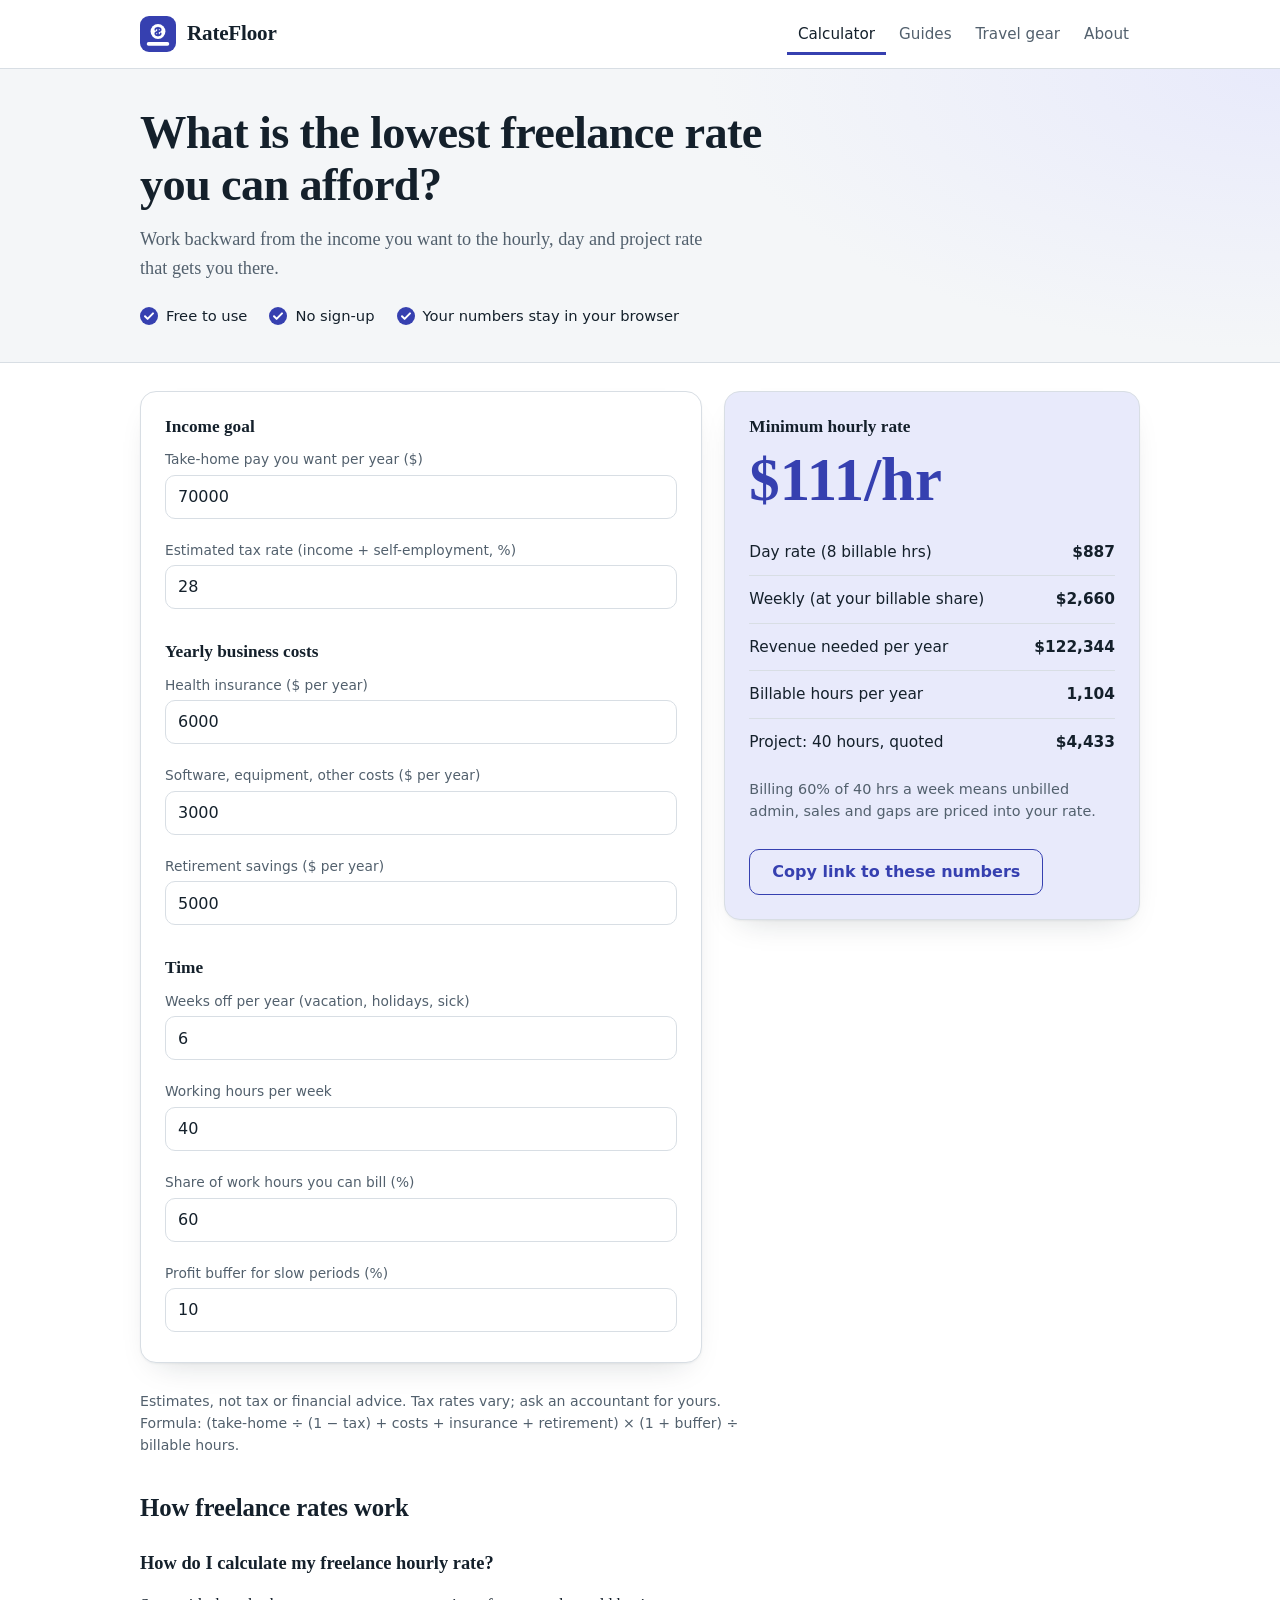
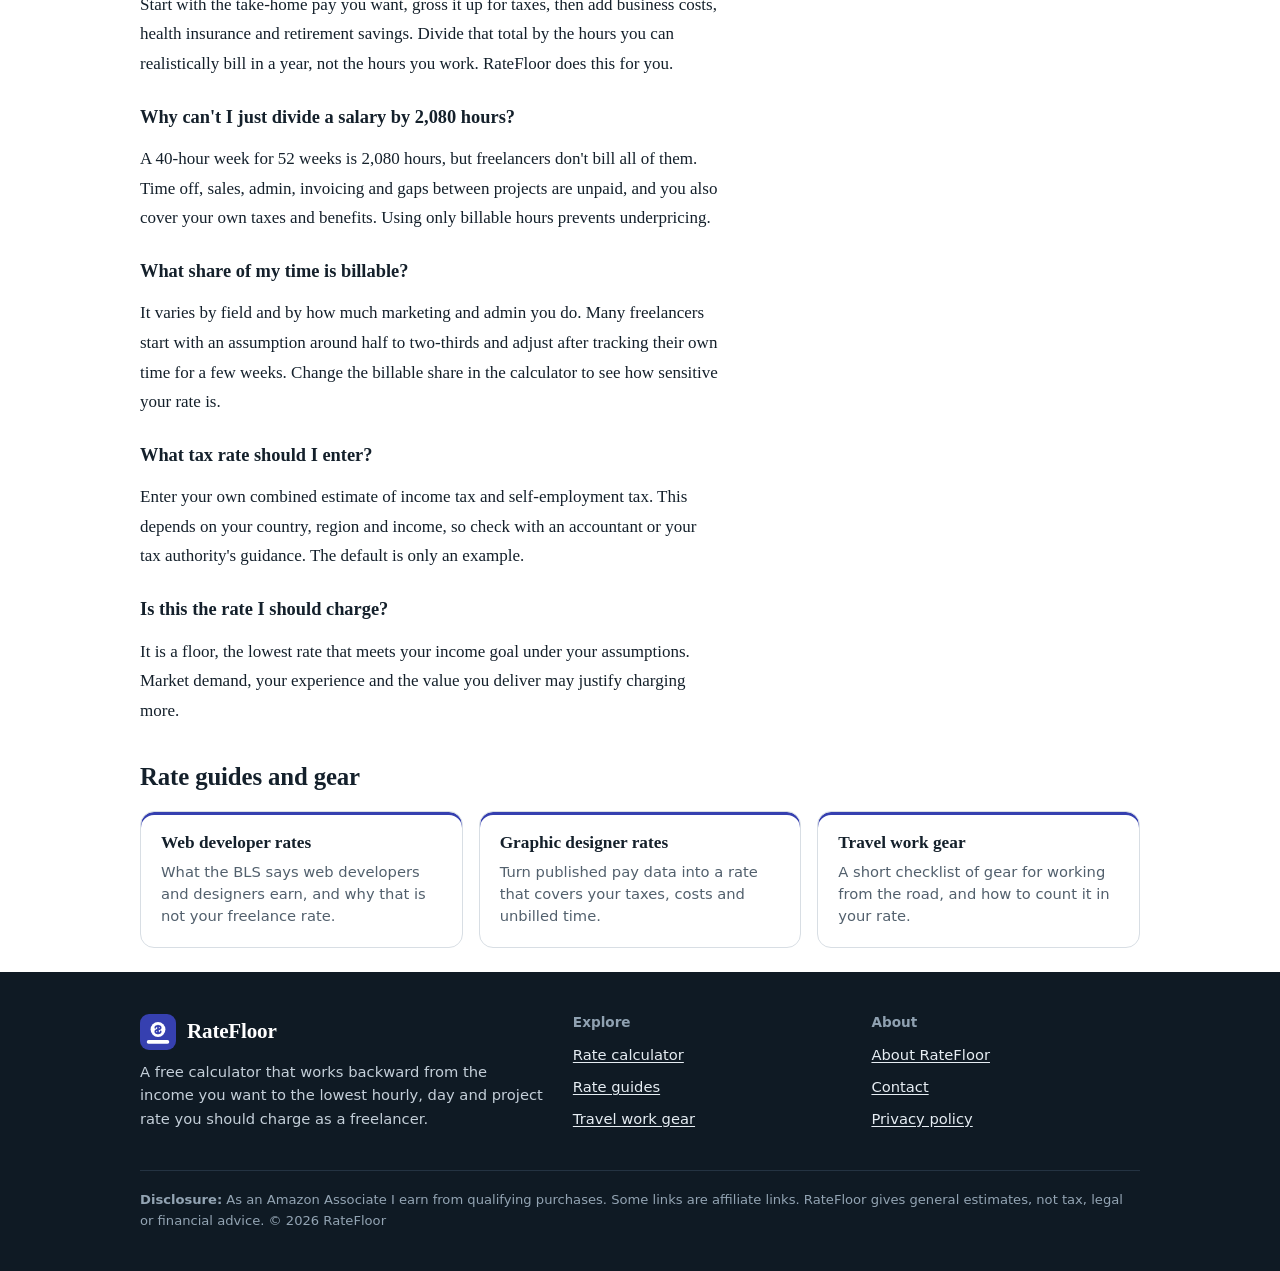
<file: index.html>
<!doctype html>
<html lang="en"><head><meta charset="utf-8"><meta name="viewport" content="width=device-width,initial-scale=1">
<title>RateFloor: Freelance Hourly Rate Calculator</title><meta name="description" content="Work backward from the take-home pay you want to the minimum hourly, daily and project rate you should charge as a freelancer.">
<link rel="canonical" href="https://ratefloor-calculator.netlify.app/">
<link rel="icon" type="image/svg+xml" href="/favicon.svg"><link rel="apple-touch-icon" href="/apple-touch-icon.png"><meta name="theme-color" content="#3640b0">
<meta property="og:type" content="website"><meta property="og:site_name" content="RateFloor">
<meta property="og:title" content="RateFloor: Freelance Hourly Rate Calculator"><meta property="og:description" content="Work backward from the take-home pay you want to the minimum hourly, daily and project rate you should charge as a freelancer.">
<meta property="og:url" content="https://ratefloor-calculator.netlify.app/"><meta property="og:image" content="https://ratefloor-calculator.netlify.app/og-image.png">
<meta name="twitter:card" content="summary_large_image">
<link rel="stylesheet" href="/style.css">
<script async src="https://www.googletagmanager.com/gtag/js?id=G-VD6P0Z7NSE"></script>
<script>window.dataLayer=window.dataLayer||[];function gtag(){dataLayer.push(arguments)}gtag("js",new Date());gtag("config","G-VD6P0Z7NSE",{page_location:location.origin+location.pathname+location.search});</script>
<meta name="google-adsense-account" content="ca-pub-1399340452541176">
<script async src="https://pagead2.googlesyndication.com/pagead/js/adsbygoogle.js?client=ca-pub-1399340452541176" crossorigin="anonymous"></script>
<script type="application/ld+json">{"@context": "https://schema.org", "@type": "FAQPage", "mainEntity": [{"@type": "Question", "name": "How do I calculate my freelance hourly rate?", "acceptedAnswer": {"@type": "Answer", "text": "Start with the take-home pay you want, gross it up for taxes, then add business costs, health insurance and retirement savings. Divide that total by the hours you can realistically bill in a year, not the hours you work. RateFloor does this for you."}}, {"@type": "Question", "name": "Why can't I just divide a salary by 2,080 hours?", "acceptedAnswer": {"@type": "Answer", "text": "A 40-hour week for 52 weeks is 2,080 hours, but freelancers don't bill all of them. Time off, sales, admin, invoicing and gaps between projects are unpaid, and you also cover your own taxes and benefits. Using only billable hours prevents underpricing."}}, {"@type": "Question", "name": "What share of my time is billable?", "acceptedAnswer": {"@type": "Answer", "text": "It varies by field and by how much marketing and admin you do. Many freelancers start with an assumption around half to two-thirds and adjust after tracking their own time for a few weeks. Change the billable share in the calculator to see how sensitive your rate is."}}, {"@type": "Question", "name": "What tax rate should I enter?", "acceptedAnswer": {"@type": "Answer", "text": "Enter your own combined estimate of income tax and self-employment tax. This depends on your country, region and income, so check with an accountant or your tax authority's guidance. The default is only an example."}}, {"@type": "Question", "name": "Is this the rate I should charge?", "acceptedAnswer": {"@type": "Answer", "text": "It is a floor, the lowest rate that meets your income goal under your assumptions. Market demand, your experience and the value you deliver may justify charging more."}}]}</script>
</head><body>
<a class="skip" href="#main">Skip to content</a>
<header class="top"><div class="w"><a class="brand" href="/"><svg aria-hidden="true" xmlns="http://www.w3.org/2000/svg" viewBox="0 0 32 32"><rect width="32" height="32" rx="8" fill="#3640b0"/><circle cx="16" cy="13.800" r="6.600" fill="#fff"/><path d="M16 10.200v7.200M13.600 12.200c0-1 .9-1.700 2.400-1.700s2.400.7 2.400 1.700c0 2.200-4.800 1.100-4.800 3.300 0 1 .9 1.700 2.400 1.700s2.400-.7 2.400-1.700" fill="none" stroke="#3640b0" stroke-width="1.500" stroke-linecap="round"/><rect x="6" y="23.200" width="20" height="3.200" rx="1.600" fill="#fff"/></svg>RateFloor</a><nav class="main" aria-label="Main"><a href="/" aria-current="page">Calculator</a><a href="/guides/">Guides</a><a href="/guides/travel-work-gear/">Travel gear</a><a href="/about/">About</a></nav></div></header>
<div class="band wide"><div class="w"><h1>What is the lowest freelance rate you can afford?</h1><p class="lead">Work backward from the income you want to the hourly, day and project rate that gets you there.</p><ul class="trust"><li>Free to use</li><li>No sign-up</li><li>Your numbers stay in your browser</li></ul></div></div>
<main id="main" class="w">
<div class="calc">
<section class="card"><h2>Income goal</h2><div class="fields">
<label>Take-home pay you want per year ($)<input id="net" type="number" value="70000" step="1000"></label>
<label>Estimated tax rate (income + self-employment, %)<input id="tax" type="number" value="28" step="1"></label></div>
<h2>Yearly business costs</h2><div class="fields">
<label>Health insurance ($ per year)<input id="health" type="number" value="6000" step="100"></label>
<label>Software, equipment, other costs ($ per year)<input id="costs" type="number" value="3000" step="100"></label>
<label>Retirement savings ($ per year)<input id="ret" type="number" value="5000" step="500"></label></div>
<h2>Time</h2><div class="fields">
<label>Weeks off per year (vacation, holidays, sick)<input id="off" type="number" value="6" step="1"></label>
<label>Working hours per week<input id="hrs" type="number" value="40" step="1"></label>
<label>Share of work hours you can bill (%)<input id="bill" type="number" value="60" step="1"></label>
<label>Profit buffer for slow periods (%)<input id="buf" type="number" value="10" step="1"></label></div>
</section>
<section class="card result" aria-live="polite"><h2>Minimum hourly rate</h2>
<div class="rate" id="rate">–</div>
<div class="row"><span>Day rate (8 billable hrs)</span><b id="day">–</b></div>
<div class="row"><span>Weekly (at your billable share)</span><b id="wk">–</b></div>
<div class="row"><span>Revenue needed per year</span><b id="rev">–</b></div>
<div class="row"><span>Billable hours per year</span><b id="bh">–</b></div>
<div class="row"><span>Project: 40 hours, quoted</span><b id="proj">–</b></div>
<p class="mut" id="msg"></p>
<button id="share" class="btn ghost" type="button">Copy link to these numbers</button>
</section></div>
<p class="note">Estimates, not tax or financial advice. Tax rates vary; ask an accountant for yours. Formula: (take-home &divide; (1 &minus; tax) + costs + insurance + retirement) &times; (1 + buffer) &divide; billable hours.</p>
<h2>How freelance rates work</h2>
<h3>How do I calculate my freelance hourly rate?</h3><p>Start with the take-home pay you want, gross it up for taxes, then add business costs, health insurance and retirement savings. Divide that total by the hours you can realistically bill in a year, not the hours you work. RateFloor does this for you.</p><h3>Why can&#x27;t I just divide a salary by 2,080 hours?</h3><p>A 40-hour week for 52 weeks is 2,080 hours, but freelancers don&#x27;t bill all of them. Time off, sales, admin, invoicing and gaps between projects are unpaid, and you also cover your own taxes and benefits. Using only billable hours prevents underpricing.</p><h3>What share of my time is billable?</h3><p>It varies by field and by how much marketing and admin you do. Many freelancers start with an assumption around half to two-thirds and adjust after tracking their own time for a few weeks. Change the billable share in the calculator to see how sensitive your rate is.</p><h3>What tax rate should I enter?</h3><p>Enter your own combined estimate of income tax and self-employment tax. This depends on your country, region and income, so check with an accountant or your tax authority&#x27;s guidance. The default is only an example.</p><h3>Is this the rate I should charge?</h3><p>It is a floor, the lowest rate that meets your income goal under your assumptions. Market demand, your experience and the value you deliver may justify charging more.</p>
<h2>Rate guides and gear</h2>
<ul class="cards"><li><a href="/guides/web-developer-freelance-rate/"><strong>Web developer rates</strong><span>What the BLS says web developers and designers earn, and why that is not your freelance rate.</span></a></li><li><a href="/guides/graphic-designer-freelance-rate/"><strong>Graphic designer rates</strong><span>Turn published pay data into a rate that covers your taxes, costs and unbilled time.</span></a></li><li><a href="/guides/travel-work-gear/"><strong>Travel work gear</strong><span>A short checklist of gear for working from the road, and how to count it in your rate.</span></a></li></ul>
<script>
const $=id=>document.getElementById(id);
const m=n=>"$"+Math.round(n).toLocaleString();
function calc(){
  const v=id=>+$(id).value;
  const tax=v("tax")/100;
  if(tax>=1||tax<0||v("bill")<=0||v("hrs")<=0||v("off")>=52){$("msg").textContent="Check your inputs.";return}
  const gross=v("net")/(1-tax);
  const rev=(gross+v("health")+v("costs")+v("ret"))*(1+v("buf")/100);
  const bh=(52-v("off"))*v("hrs")*(v("bill")/100);
  const rate=rev/bh;
  $("rate").textContent=m(rate)+"/hr";
  $("day").textContent=m(rate*8);
  $("wk").textContent=m(rate*v("hrs")*v("bill")/100);
  $("rev").textContent=m(rev);
  $("bh").textContent=Math.round(bh).toLocaleString();
  $("proj").textContent=m(rate*40);
  $("msg").textContent="Billing "+Math.round(v("bill"))+"% of "+v("hrs")+" hrs a week means unbilled admin, sales and gaps are priced into your rate.";
}
const ids=["net","tax","health","costs","ret","off","hrs","bill","buf"];
function save(){try{history.replaceState(null,"","#"+ids.map(i=>$(i).value).join(","))}catch(e){}}
function load(){const p=location.hash.slice(1).split(",");if(p.length===ids.length&&p.every(x=>x!==""&&isFinite(+x)))ids.forEach((i,k)=>$(i).value=p[k])}
$("share").addEventListener("click",async()=>{save();try{await navigator.clipboard.writeText(location.href);$("share").textContent="Link copied"}catch(e){$("share").textContent="Copy the address bar link"}setTimeout(()=>$("share").textContent="Copy link to these numbers",2500)});
document.querySelectorAll("input").forEach(e=>e.addEventListener("input",()=>{calc();save()}));
load();calc();
</script>
</main>
<footer class="foot"><div class="w">
<div class="cols">
<div><a class="brand" href="/"><svg aria-hidden="true" xmlns="http://www.w3.org/2000/svg" viewBox="0 0 32 32"><rect width="32" height="32" rx="8" fill="#3640b0"/><circle cx="16" cy="13.800" r="6.600" fill="#fff"/><path d="M16 10.200v7.200M13.600 12.200c0-1 .9-1.700 2.400-1.700s2.400.7 2.400 1.700c0 2.200-4.800 1.100-4.800 3.300 0 1 .9 1.700 2.400 1.700s2.400-.7 2.400-1.700" fill="none" stroke="#3640b0" stroke-width="1.500" stroke-linecap="round"/><rect x="6" y="23.200" width="20" height="3.200" rx="1.600" fill="#fff"/></svg>RateFloor</a><p>A free calculator that works backward from the income you want to the lowest hourly, day and project rate you should charge as a freelancer.</p></div>
<div><h3>Explore</h3><ul><li><a href="/">Rate calculator</a></li><li><a href="/guides/">Rate guides</a></li><li><a href="/guides/travel-work-gear/">Travel work gear</a></li></ul></div>
<div><h3>About</h3><ul><li><a href="/about/">About RateFloor</a></li><li><a href="/contact/">Contact</a></li><li><a href="/privacy.html">Privacy policy</a></li></ul></div>
</div>
<p class="fine"><b>Disclosure:</b> As an Amazon Associate I earn from qualifying purchases. Some links are affiliate links. RateFloor gives general estimates, not tax, legal or financial advice. &copy; 2026 RateFloor</p>
</div></footer></body></html>
</file>
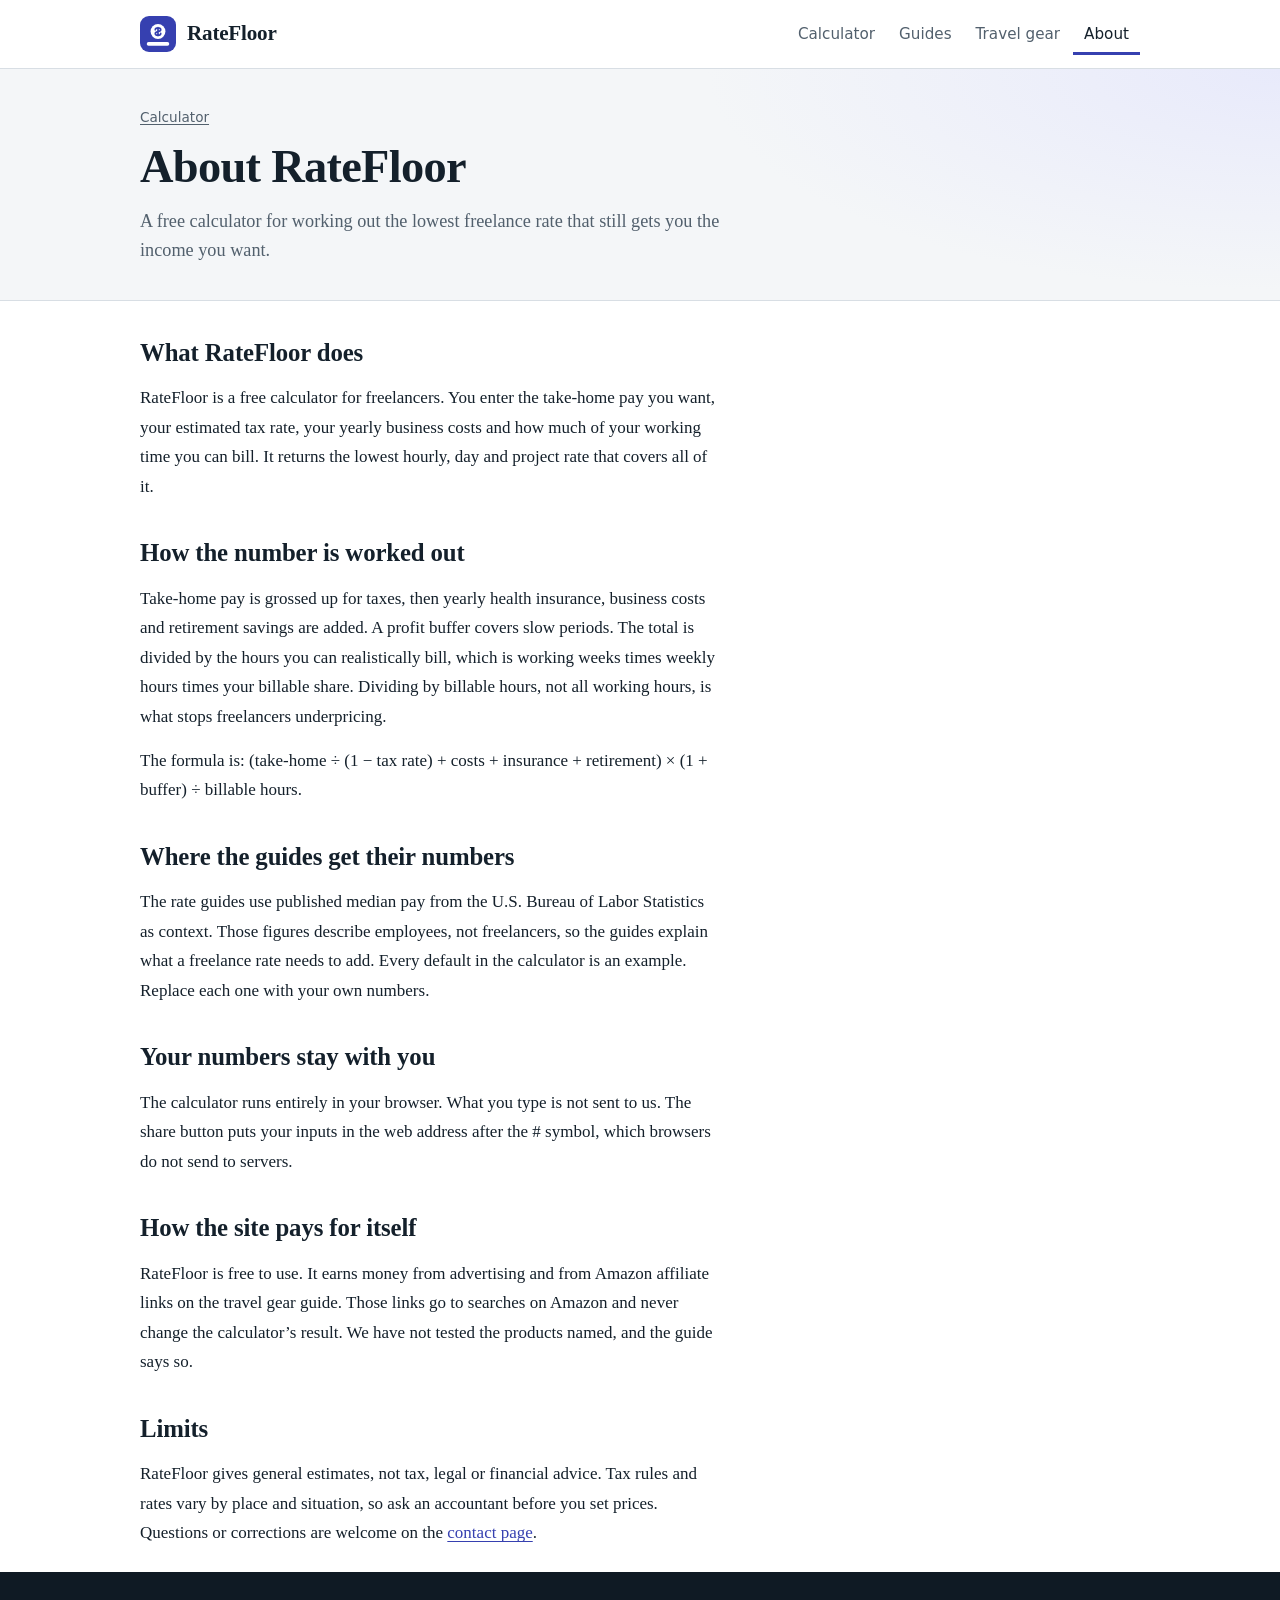
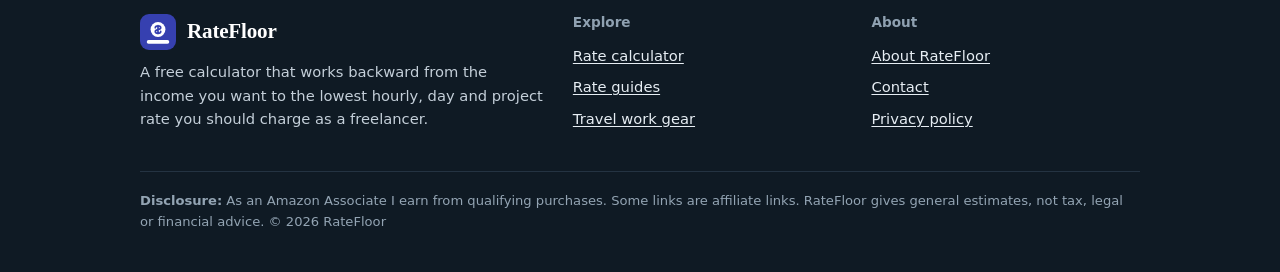
<file: about/index.html>
<!doctype html>
<html lang="en"><head><meta charset="utf-8"><meta name="viewport" content="width=device-width,initial-scale=1">
<title>About RateFloor and How the Rate Is Calculated</title><meta name="description" content="What RateFloor does, how the minimum freelance rate is calculated, where the guides get their numbers and how the site is funded.">
<link rel="canonical" href="https://ratefloor-calculator.netlify.app/about/">
<link rel="icon" type="image/svg+xml" href="/favicon.svg"><link rel="apple-touch-icon" href="/apple-touch-icon.png"><meta name="theme-color" content="#3640b0">
<meta property="og:type" content="website"><meta property="og:site_name" content="RateFloor">
<meta property="og:title" content="About RateFloor and How the Rate Is Calculated"><meta property="og:description" content="What RateFloor does, how the minimum freelance rate is calculated, where the guides get their numbers and how the site is funded.">
<meta property="og:url" content="https://ratefloor-calculator.netlify.app/about/"><meta property="og:image" content="https://ratefloor-calculator.netlify.app/og-image.png">
<meta name="twitter:card" content="summary_large_image">
<link rel="stylesheet" href="/style.css">
<script async src="https://www.googletagmanager.com/gtag/js?id=G-VD6P0Z7NSE"></script>
<script>window.dataLayer=window.dataLayer||[];function gtag(){dataLayer.push(arguments)}gtag("js",new Date());gtag("config","G-VD6P0Z7NSE",{page_location:location.origin+location.pathname+location.search});</script>
<meta name="google-adsense-account" content="ca-pub-1399340452541176">
<script async src="https://pagead2.googlesyndication.com/pagead/js/adsbygoogle.js?client=ca-pub-1399340452541176" crossorigin="anonymous"></script>

</head><body>
<a class="skip" href="#main">Skip to content</a>
<header class="top"><div class="w"><a class="brand" href="/"><svg aria-hidden="true" xmlns="http://www.w3.org/2000/svg" viewBox="0 0 32 32"><rect width="32" height="32" rx="8" fill="#3640b0"/><circle cx="16" cy="13.800" r="6.600" fill="#fff"/><path d="M16 10.200v7.200M13.600 12.200c0-1 .9-1.700 2.400-1.700s2.400.7 2.400 1.700c0 2.200-4.800 1.100-4.800 3.300 0 1 .9 1.700 2.400 1.700s2.400-.7 2.400-1.700" fill="none" stroke="#3640b0" stroke-width="1.500" stroke-linecap="round"/><rect x="6" y="23.200" width="20" height="3.200" rx="1.600" fill="#fff"/></svg>RateFloor</a><nav class="main" aria-label="Main"><a href="/">Calculator</a><a href="/guides/">Guides</a><a href="/guides/travel-work-gear/">Travel gear</a><a href="/about/" aria-current="page">About</a></nav></div></header>
<div class="band"><div class="w"><p class="crumbs"><a href="/">Calculator</a></p><h1>About RateFloor</h1><p class="lead">A free calculator for working out the lowest freelance rate that still gets you the income you want.</p></div></div>
<main id="main" class="w">
<h2>What RateFloor does</h2>
<p>RateFloor is a free calculator for freelancers. You enter the take-home pay you want, your estimated tax rate, your yearly business costs and how much of your working time you can bill. It returns the lowest hourly, day and project rate that covers all of it.</p>
<h2>How the number is worked out</h2>
<p>Take-home pay is grossed up for taxes, then yearly health insurance, business costs and retirement savings are added. A profit buffer covers slow periods. The total is divided by the hours you can realistically bill, which is working weeks times weekly hours times your billable share. Dividing by billable hours, not all working hours, is what stops freelancers underpricing.</p>
<p>The formula is: (take-home &divide; (1 &minus; tax rate) + costs + insurance + retirement) &times; (1 + buffer) &divide; billable hours.</p>
<h2>Where the guides get their numbers</h2>
<p>The rate guides use published median pay from the U.S. Bureau of Labor Statistics as context. Those figures describe employees, not freelancers, so the guides explain what a freelance rate needs to add. Every default in the calculator is an example. Replace each one with your own numbers.</p>
<h2>Your numbers stay with you</h2>
<p>The calculator runs entirely in your browser. What you type is not sent to us. The share button puts your inputs in the web address after the # symbol, which browsers do not send to servers.</p>
<h2>How the site pays for itself</h2>
<p>RateFloor is free to use. It earns money from advertising and from Amazon affiliate links on the travel gear guide. Those links go to searches on Amazon and never change the calculator&rsquo;s result. We have not tested the products named, and the guide says so.</p>
<h2>Limits</h2>
<p>RateFloor gives general estimates, not tax, legal or financial advice. Tax rules and rates vary by place and situation, so ask an accountant before you set prices. Questions or corrections are welcome on the <a href="/contact/">contact page</a>.</p>
</main>
<footer class="foot"><div class="w">
<div class="cols">
<div><a class="brand" href="/"><svg aria-hidden="true" xmlns="http://www.w3.org/2000/svg" viewBox="0 0 32 32"><rect width="32" height="32" rx="8" fill="#3640b0"/><circle cx="16" cy="13.800" r="6.600" fill="#fff"/><path d="M16 10.200v7.200M13.600 12.200c0-1 .9-1.700 2.400-1.700s2.400.7 2.400 1.700c0 2.200-4.800 1.100-4.800 3.300 0 1 .9 1.700 2.400 1.700s2.400-.7 2.400-1.700" fill="none" stroke="#3640b0" stroke-width="1.500" stroke-linecap="round"/><rect x="6" y="23.200" width="20" height="3.200" rx="1.600" fill="#fff"/></svg>RateFloor</a><p>A free calculator that works backward from the income you want to the lowest hourly, day and project rate you should charge as a freelancer.</p></div>
<div><h3>Explore</h3><ul><li><a href="/">Rate calculator</a></li><li><a href="/guides/">Rate guides</a></li><li><a href="/guides/travel-work-gear/">Travel work gear</a></li></ul></div>
<div><h3>About</h3><ul><li><a href="/about/">About RateFloor</a></li><li><a href="/contact/">Contact</a></li><li><a href="/privacy.html">Privacy policy</a></li></ul></div>
</div>
<p class="fine"><b>Disclosure:</b> As an Amazon Associate I earn from qualifying purchases. Some links are affiliate links. RateFloor gives general estimates, not tax, legal or financial advice. &copy; 2026 RateFloor</p>
</div></footer></body></html>
</file>
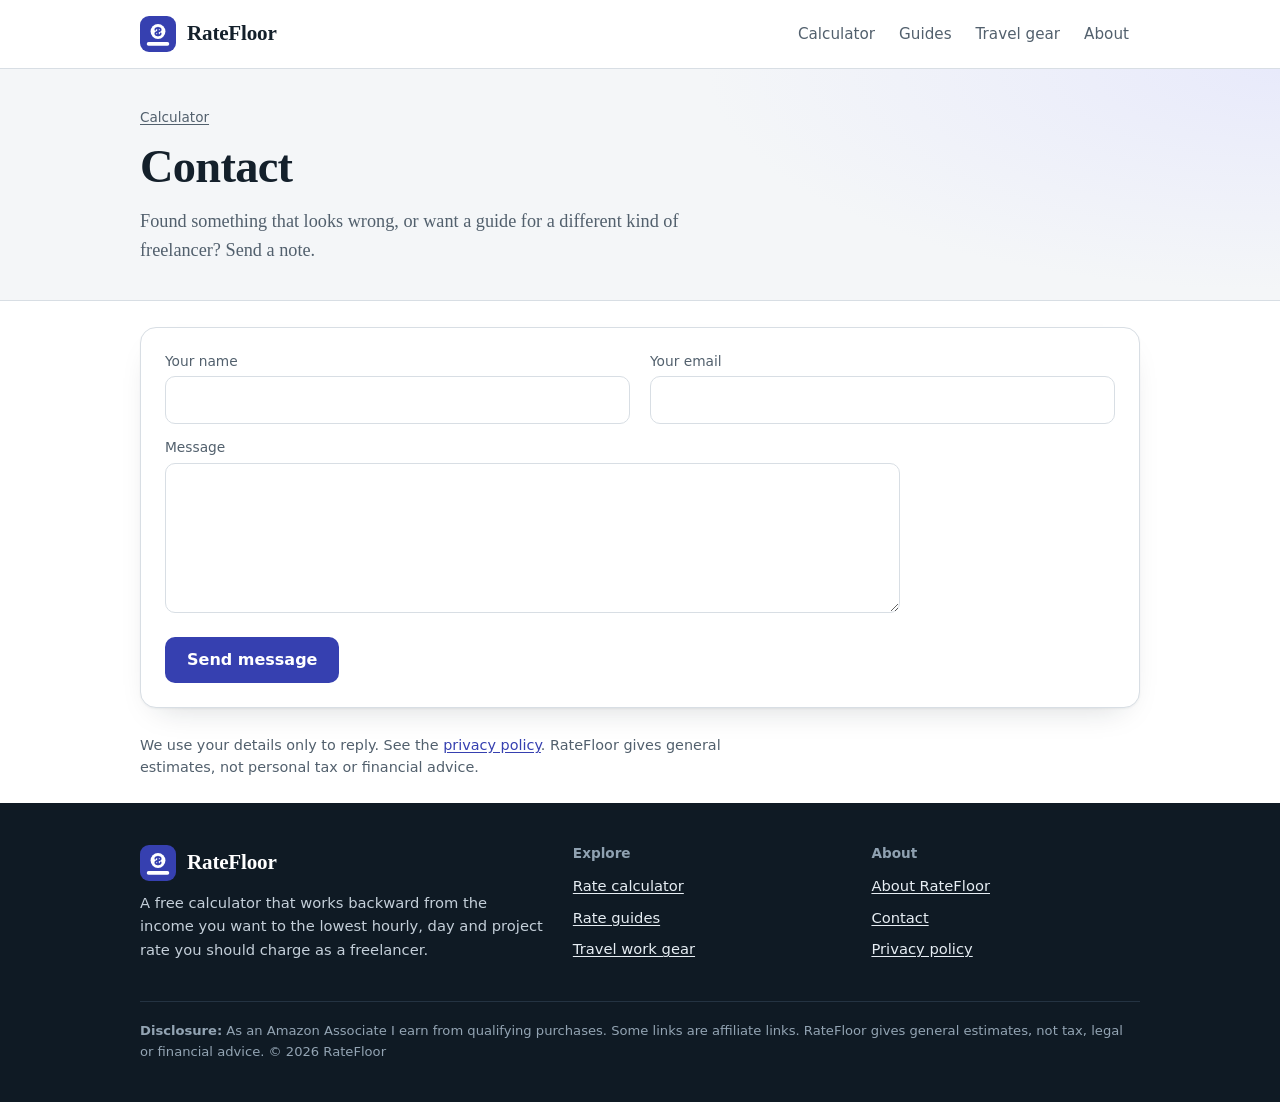
<file: contact/index.html>
<!doctype html>
<html lang="en"><head><meta charset="utf-8"><meta name="viewport" content="width=device-width,initial-scale=1">
<title>Contact RateFloor</title><meta name="description" content="Send a correction, question or suggestion about the freelance rate calculator.">
<link rel="canonical" href="https://ratefloor-calculator.netlify.app/contact/">
<link rel="icon" type="image/svg+xml" href="/favicon.svg"><link rel="apple-touch-icon" href="/apple-touch-icon.png"><meta name="theme-color" content="#3640b0">
<meta property="og:type" content="website"><meta property="og:site_name" content="RateFloor">
<meta property="og:title" content="Contact RateFloor"><meta property="og:description" content="Send a correction, question or suggestion about the freelance rate calculator.">
<meta property="og:url" content="https://ratefloor-calculator.netlify.app/contact/"><meta property="og:image" content="https://ratefloor-calculator.netlify.app/og-image.png">
<meta name="twitter:card" content="summary_large_image">
<link rel="stylesheet" href="/style.css">
<script async src="https://www.googletagmanager.com/gtag/js?id=G-VD6P0Z7NSE"></script>
<script>window.dataLayer=window.dataLayer||[];function gtag(){dataLayer.push(arguments)}gtag("js",new Date());gtag("config","G-VD6P0Z7NSE",{page_location:location.origin+location.pathname+location.search});</script>
<meta name="google-adsense-account" content="ca-pub-1399340452541176">
<script async src="https://pagead2.googlesyndication.com/pagead/js/adsbygoogle.js?client=ca-pub-1399340452541176" crossorigin="anonymous"></script>

</head><body>
<a class="skip" href="#main">Skip to content</a>
<header class="top"><div class="w"><a class="brand" href="/"><svg aria-hidden="true" xmlns="http://www.w3.org/2000/svg" viewBox="0 0 32 32"><rect width="32" height="32" rx="8" fill="#3640b0"/><circle cx="16" cy="13.800" r="6.600" fill="#fff"/><path d="M16 10.200v7.200M13.600 12.200c0-1 .9-1.700 2.400-1.700s2.400.7 2.400 1.700c0 2.200-4.800 1.100-4.800 3.300 0 1 .9 1.700 2.400 1.700s2.400-.7 2.400-1.700" fill="none" stroke="#3640b0" stroke-width="1.500" stroke-linecap="round"/><rect x="6" y="23.200" width="20" height="3.200" rx="1.600" fill="#fff"/></svg>RateFloor</a><nav class="main" aria-label="Main"><a href="/">Calculator</a><a href="/guides/">Guides</a><a href="/guides/travel-work-gear/">Travel gear</a><a href="/about/">About</a></nav></div></header>
<div class="band"><div class="w"><p class="crumbs"><a href="/">Calculator</a></p><h1>Contact</h1><p class="lead">Found something that looks wrong, or want a guide for a different kind of freelancer? Send a note.</p></div></div>
<main id="main" class="w">
<div class="card"><form name="contact" method="POST" action="/contact/thanks/" data-netlify="true" netlify-honeypot="bot-field">
<input type="hidden" name="form-name" value="contact">
<p hidden><label>Leave this empty <input name="bot-field"></label></p>
<div class="grid"><div><label for="cn">Your name</label><input id="cn" name="name" autocomplete="name" required></div>
<div><label for="ce">Your email</label><input id="ce" name="email" type="email" autocomplete="email" required></div></div>
<p><label for="cm">Message</label><textarea id="cm" name="message" required></textarea></p>
<button class="btn" type="submit">Send message</button></form></div>
<p class="mut">We use your details only to reply. See the <a href="/privacy.html">privacy policy</a>. RateFloor gives general estimates, not personal tax or financial advice.</p>
</main>
<footer class="foot"><div class="w">
<div class="cols">
<div><a class="brand" href="/"><svg aria-hidden="true" xmlns="http://www.w3.org/2000/svg" viewBox="0 0 32 32"><rect width="32" height="32" rx="8" fill="#3640b0"/><circle cx="16" cy="13.800" r="6.600" fill="#fff"/><path d="M16 10.200v7.200M13.600 12.200c0-1 .9-1.700 2.400-1.700s2.400.7 2.400 1.700c0 2.200-4.800 1.100-4.800 3.300 0 1 .9 1.700 2.400 1.700s2.400-.7 2.400-1.700" fill="none" stroke="#3640b0" stroke-width="1.500" stroke-linecap="round"/><rect x="6" y="23.200" width="20" height="3.200" rx="1.600" fill="#fff"/></svg>RateFloor</a><p>A free calculator that works backward from the income you want to the lowest hourly, day and project rate you should charge as a freelancer.</p></div>
<div><h3>Explore</h3><ul><li><a href="/">Rate calculator</a></li><li><a href="/guides/">Rate guides</a></li><li><a href="/guides/travel-work-gear/">Travel work gear</a></li></ul></div>
<div><h3>About</h3><ul><li><a href="/about/">About RateFloor</a></li><li><a href="/contact/">Contact</a></li><li><a href="/privacy.html">Privacy policy</a></li></ul></div>
</div>
<p class="fine"><b>Disclosure:</b> As an Amazon Associate I earn from qualifying purchases. Some links are affiliate links. RateFloor gives general estimates, not tax, legal or financial advice. &copy; 2026 RateFloor</p>
</div></footer></body></html>
</file>
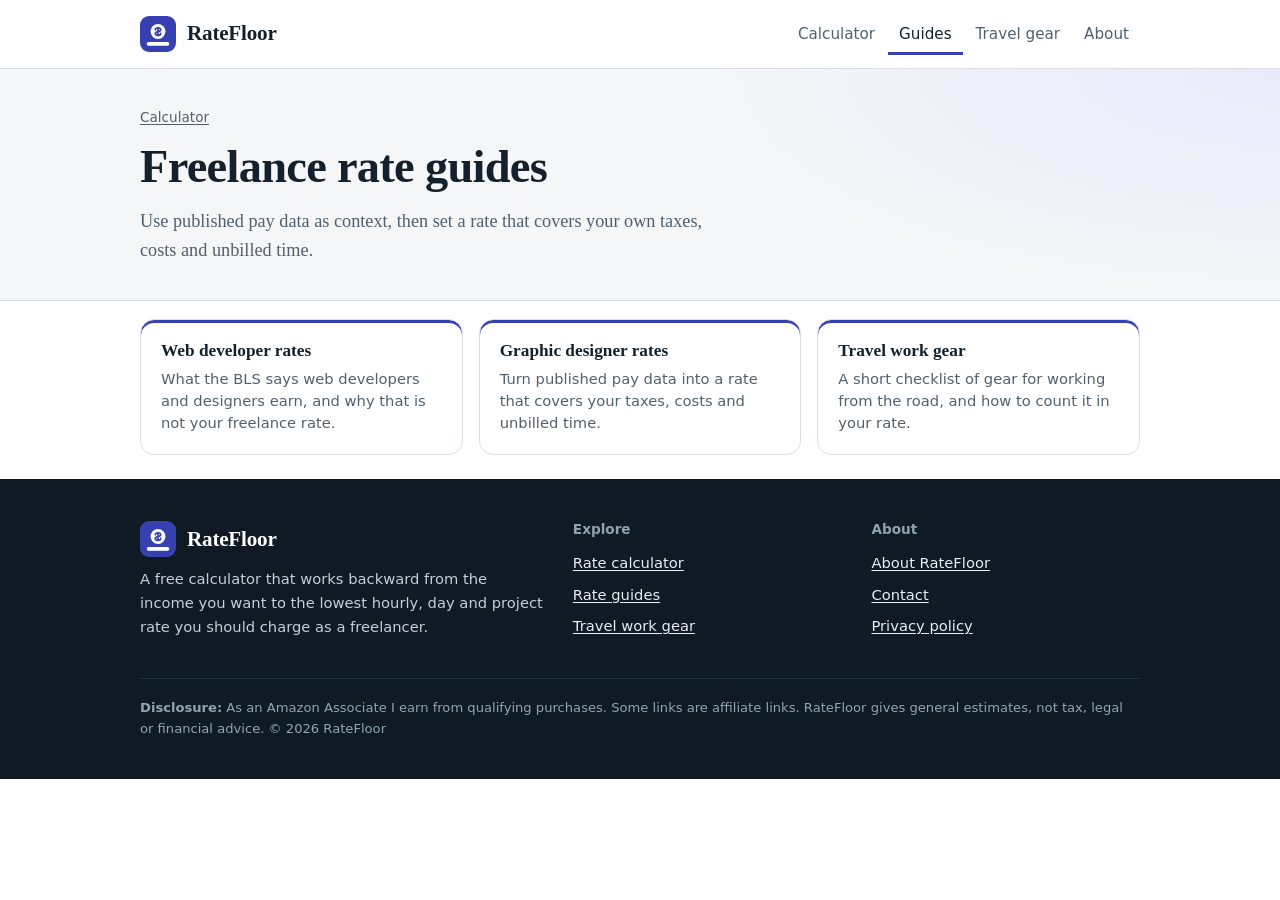
<file: guides/index.html>
<!doctype html>
<html lang="en"><head><meta charset="utf-8"><meta name="viewport" content="width=device-width,initial-scale=1">
<title>Freelance Rate Guides | RateFloor</title><meta name="description" content="Guides to setting a freelance rate, using published pay data and your own costs.">
<link rel="canonical" href="https://ratefloor-calculator.netlify.app/guides/">
<link rel="icon" type="image/svg+xml" href="/favicon.svg"><link rel="apple-touch-icon" href="/apple-touch-icon.png"><meta name="theme-color" content="#3640b0">
<meta property="og:type" content="website"><meta property="og:site_name" content="RateFloor">
<meta property="og:title" content="Freelance Rate Guides | RateFloor"><meta property="og:description" content="Guides to setting a freelance rate, using published pay data and your own costs.">
<meta property="og:url" content="https://ratefloor-calculator.netlify.app/guides/"><meta property="og:image" content="https://ratefloor-calculator.netlify.app/og-image.png">
<meta name="twitter:card" content="summary_large_image">
<link rel="stylesheet" href="/style.css">
<script async src="https://www.googletagmanager.com/gtag/js?id=G-VD6P0Z7NSE"></script>
<script>window.dataLayer=window.dataLayer||[];function gtag(){dataLayer.push(arguments)}gtag("js",new Date());gtag("config","G-VD6P0Z7NSE",{page_location:location.origin+location.pathname+location.search});</script>
<meta name="google-adsense-account" content="ca-pub-1399340452541176">
<script async src="https://pagead2.googlesyndication.com/pagead/js/adsbygoogle.js?client=ca-pub-1399340452541176" crossorigin="anonymous"></script>

</head><body>
<a class="skip" href="#main">Skip to content</a>
<header class="top"><div class="w"><a class="brand" href="/"><svg aria-hidden="true" xmlns="http://www.w3.org/2000/svg" viewBox="0 0 32 32"><rect width="32" height="32" rx="8" fill="#3640b0"/><circle cx="16" cy="13.800" r="6.600" fill="#fff"/><path d="M16 10.200v7.200M13.600 12.200c0-1 .9-1.700 2.400-1.700s2.400.7 2.400 1.700c0 2.200-4.800 1.100-4.800 3.300 0 1 .9 1.700 2.400 1.700s2.400-.7 2.400-1.700" fill="none" stroke="#3640b0" stroke-width="1.500" stroke-linecap="round"/><rect x="6" y="23.200" width="20" height="3.200" rx="1.600" fill="#fff"/></svg>RateFloor</a><nav class="main" aria-label="Main"><a href="/">Calculator</a><a href="/guides/" aria-current="page">Guides</a><a href="/guides/travel-work-gear/">Travel gear</a><a href="/about/">About</a></nav></div></header>
<div class="band"><div class="w"><p class="crumbs"><a href="/">Calculator</a></p><h1>Freelance rate guides</h1><p class="lead">Use published pay data as context, then set a rate that covers your own taxes, costs and unbilled time.</p></div></div>
<main id="main" class="w">
<ul class="cards"><li><a href="/guides/web-developer-freelance-rate/"><strong>Web developer rates</strong><span>What the BLS says web developers and designers earn, and why that is not your freelance rate.</span></a></li><li><a href="/guides/graphic-designer-freelance-rate/"><strong>Graphic designer rates</strong><span>Turn published pay data into a rate that covers your taxes, costs and unbilled time.</span></a></li><li><a href="/guides/travel-work-gear/"><strong>Travel work gear</strong><span>A short checklist of gear for working from the road, and how to count it in your rate.</span></a></li></ul>
</main>
<footer class="foot"><div class="w">
<div class="cols">
<div><a class="brand" href="/"><svg aria-hidden="true" xmlns="http://www.w3.org/2000/svg" viewBox="0 0 32 32"><rect width="32" height="32" rx="8" fill="#3640b0"/><circle cx="16" cy="13.800" r="6.600" fill="#fff"/><path d="M16 10.200v7.200M13.600 12.200c0-1 .9-1.700 2.400-1.700s2.400.7 2.400 1.700c0 2.200-4.800 1.100-4.800 3.300 0 1 .9 1.700 2.400 1.700s2.400-.7 2.400-1.700" fill="none" stroke="#3640b0" stroke-width="1.500" stroke-linecap="round"/><rect x="6" y="23.200" width="20" height="3.200" rx="1.600" fill="#fff"/></svg>RateFloor</a><p>A free calculator that works backward from the income you want to the lowest hourly, day and project rate you should charge as a freelancer.</p></div>
<div><h3>Explore</h3><ul><li><a href="/">Rate calculator</a></li><li><a href="/guides/">Rate guides</a></li><li><a href="/guides/travel-work-gear/">Travel work gear</a></li></ul></div>
<div><h3>About</h3><ul><li><a href="/about/">About RateFloor</a></li><li><a href="/contact/">Contact</a></li><li><a href="/privacy.html">Privacy policy</a></li></ul></div>
</div>
<p class="fine"><b>Disclosure:</b> As an Amazon Associate I earn from qualifying purchases. Some links are affiliate links. RateFloor gives general estimates, not tax, legal or financial advice. &copy; 2026 RateFloor</p>
</div></footer></body></html>
</file>
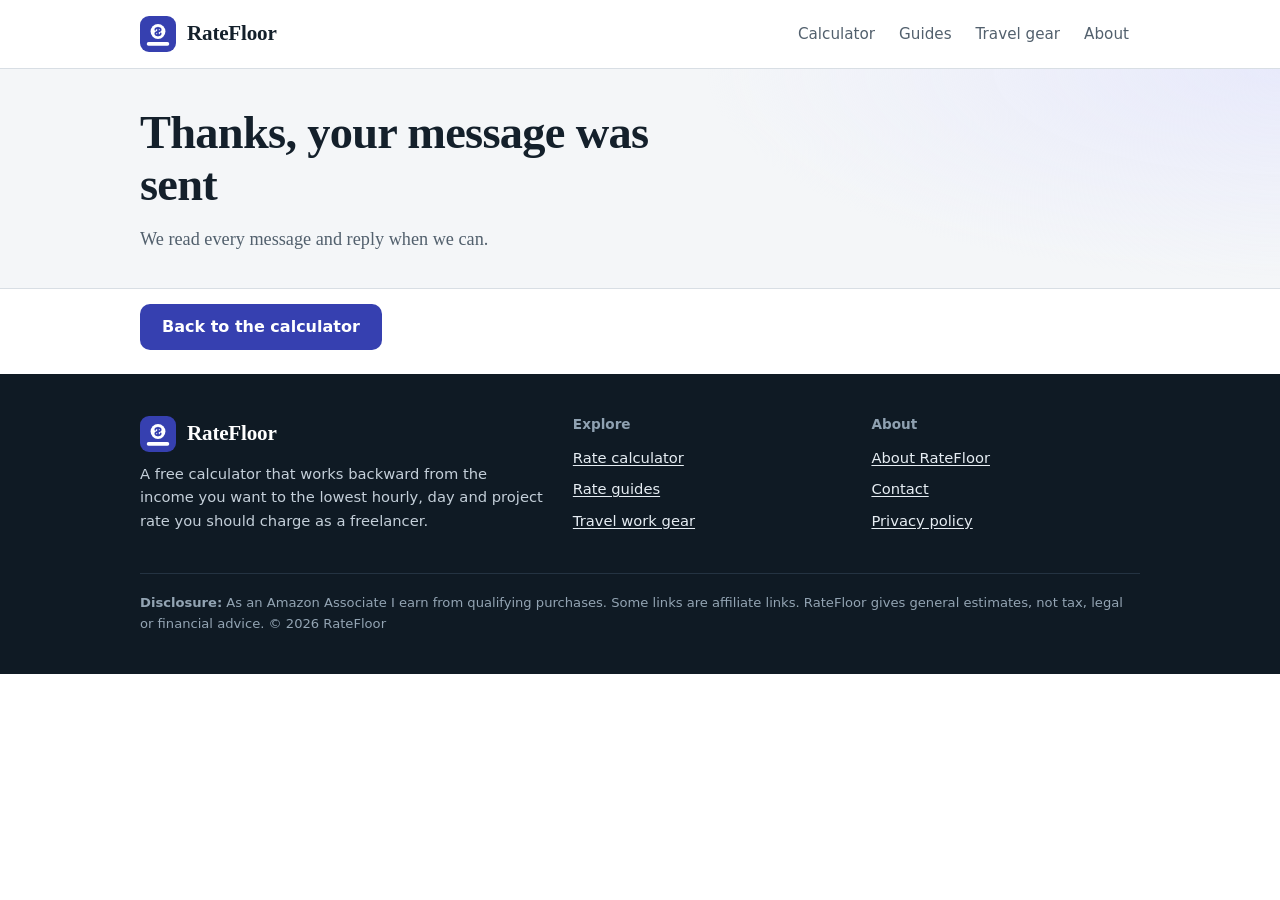
<file: contact/thanks/index.html>
<!doctype html>
<html lang="en"><head><meta charset="utf-8"><meta name="viewport" content="width=device-width,initial-scale=1">
<title>Message sent | RateFloor</title><meta name="description" content="Thanks for your message.">
<link rel="canonical" href="https://ratefloor-calculator.netlify.app/contact/thanks/">
<meta name="robots" content="noindex">
<link rel="icon" type="image/svg+xml" href="/favicon.svg"><link rel="apple-touch-icon" href="/apple-touch-icon.png"><meta name="theme-color" content="#3640b0">
<meta property="og:type" content="website"><meta property="og:site_name" content="RateFloor">
<meta property="og:title" content="Message sent | RateFloor"><meta property="og:description" content="Thanks for your message.">
<meta property="og:url" content="https://ratefloor-calculator.netlify.app/contact/thanks/"><meta property="og:image" content="https://ratefloor-calculator.netlify.app/og-image.png">
<meta name="twitter:card" content="summary_large_image">
<link rel="stylesheet" href="/style.css">
<script async src="https://www.googletagmanager.com/gtag/js?id=G-VD6P0Z7NSE"></script>
<script>window.dataLayer=window.dataLayer||[];function gtag(){dataLayer.push(arguments)}gtag("js",new Date());gtag("config","G-VD6P0Z7NSE",{page_location:location.origin+location.pathname+location.search});</script>
<meta name="google-adsense-account" content="ca-pub-1399340452541176">
<script async src="https://pagead2.googlesyndication.com/pagead/js/adsbygoogle.js?client=ca-pub-1399340452541176" crossorigin="anonymous"></script>

</head><body>
<a class="skip" href="#main">Skip to content</a>
<header class="top"><div class="w"><a class="brand" href="/"><svg aria-hidden="true" xmlns="http://www.w3.org/2000/svg" viewBox="0 0 32 32"><rect width="32" height="32" rx="8" fill="#3640b0"/><circle cx="16" cy="13.800" r="6.600" fill="#fff"/><path d="M16 10.200v7.200M13.600 12.200c0-1 .9-1.700 2.400-1.700s2.400.7 2.400 1.700c0 2.200-4.800 1.100-4.800 3.300 0 1 .9 1.700 2.400 1.700s2.400-.7 2.400-1.700" fill="none" stroke="#3640b0" stroke-width="1.500" stroke-linecap="round"/><rect x="6" y="23.200" width="20" height="3.200" rx="1.600" fill="#fff"/></svg>RateFloor</a><nav class="main" aria-label="Main"><a href="/">Calculator</a><a href="/guides/">Guides</a><a href="/guides/travel-work-gear/">Travel gear</a><a href="/about/">About</a></nav></div></header>
<div class="band"><div class="w"><h1>Thanks, your message was sent</h1><p class="lead">We read every message and reply when we can.</p></div></div>
<main id="main" class="w">
<p><a class="btn" href="/">Back to the calculator</a></p>
</main>
<footer class="foot"><div class="w">
<div class="cols">
<div><a class="brand" href="/"><svg aria-hidden="true" xmlns="http://www.w3.org/2000/svg" viewBox="0 0 32 32"><rect width="32" height="32" rx="8" fill="#3640b0"/><circle cx="16" cy="13.800" r="6.600" fill="#fff"/><path d="M16 10.200v7.200M13.600 12.200c0-1 .9-1.700 2.400-1.700s2.400.7 2.400 1.700c0 2.200-4.800 1.100-4.800 3.300 0 1 .9 1.700 2.400 1.700s2.400-.7 2.400-1.700" fill="none" stroke="#3640b0" stroke-width="1.500" stroke-linecap="round"/><rect x="6" y="23.200" width="20" height="3.200" rx="1.600" fill="#fff"/></svg>RateFloor</a><p>A free calculator that works backward from the income you want to the lowest hourly, day and project rate you should charge as a freelancer.</p></div>
<div><h3>Explore</h3><ul><li><a href="/">Rate calculator</a></li><li><a href="/guides/">Rate guides</a></li><li><a href="/guides/travel-work-gear/">Travel work gear</a></li></ul></div>
<div><h3>About</h3><ul><li><a href="/about/">About RateFloor</a></li><li><a href="/contact/">Contact</a></li><li><a href="/privacy.html">Privacy policy</a></li></ul></div>
</div>
<p class="fine"><b>Disclosure:</b> As an Amazon Associate I earn from qualifying purchases. Some links are affiliate links. RateFloor gives general estimates, not tax, legal or financial advice. &copy; 2026 RateFloor</p>
</div></footer></body></html>
</file>
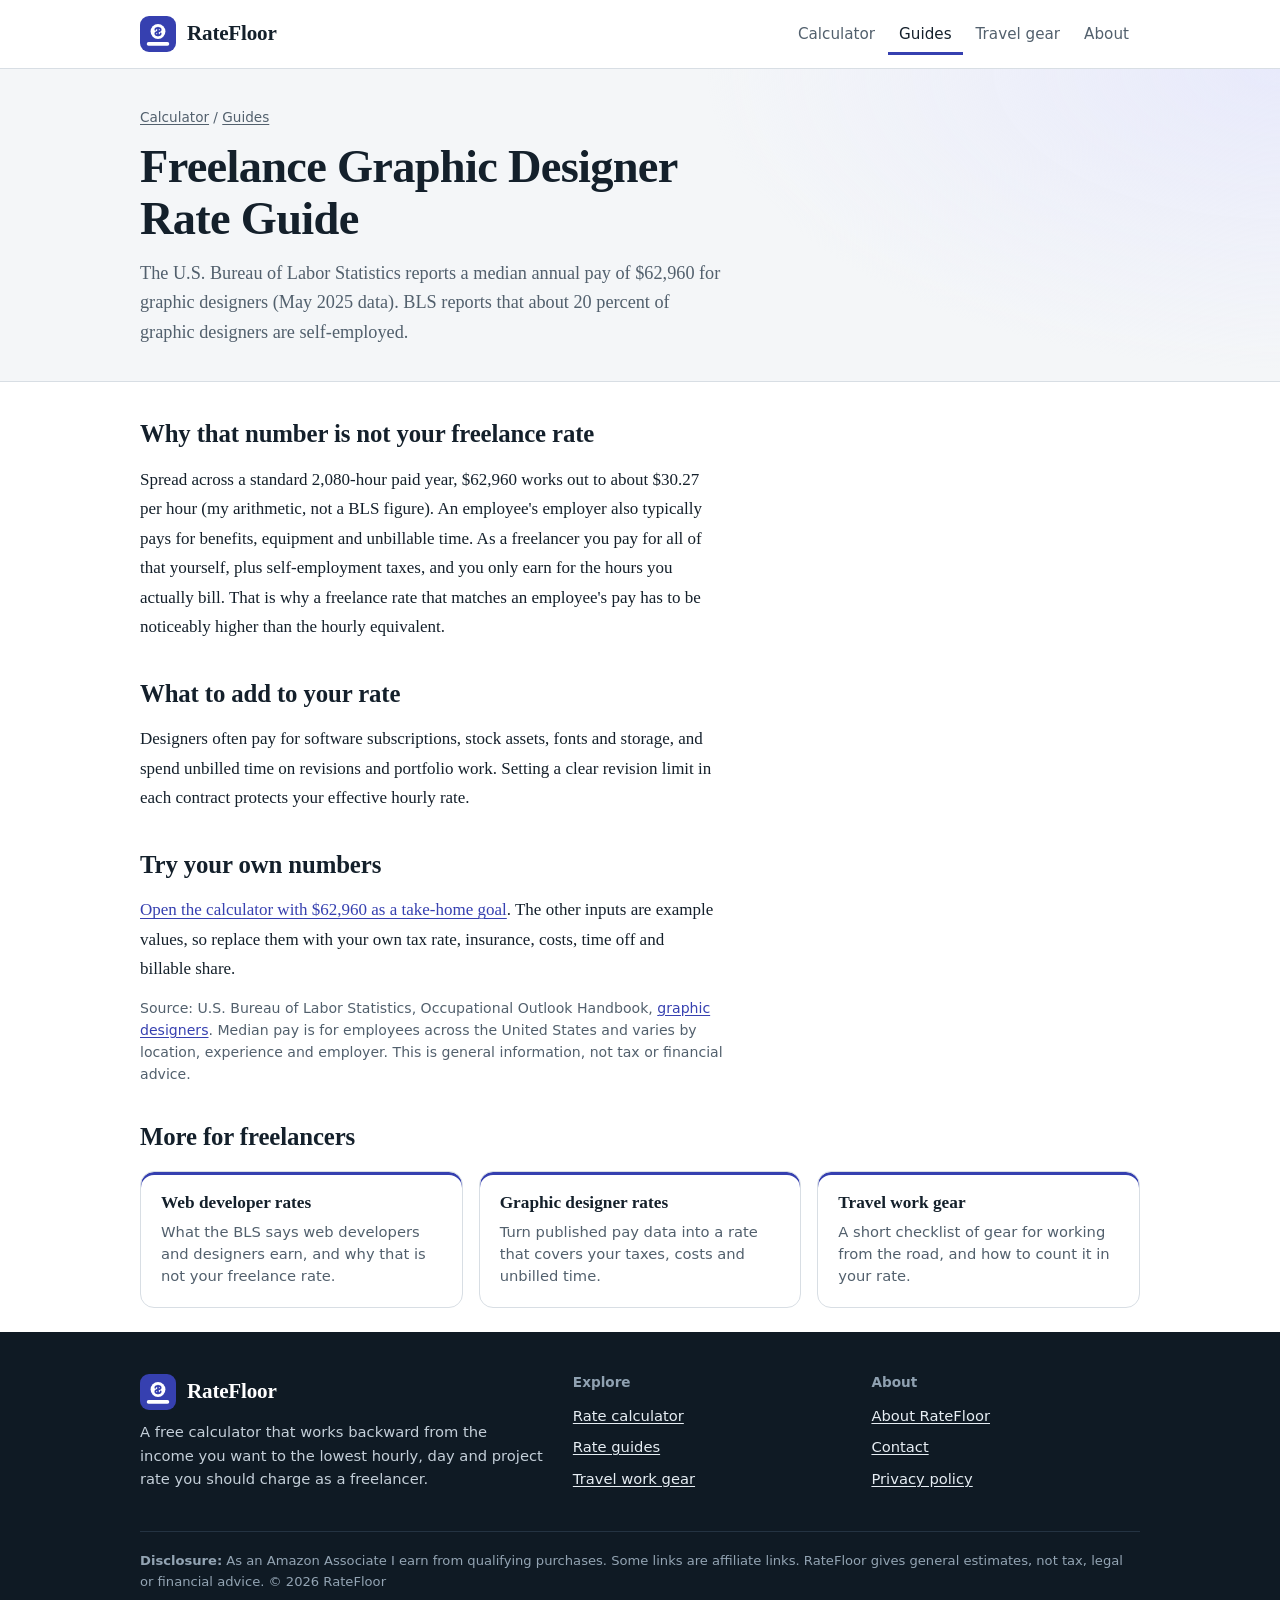
<file: guides/graphic-designer-freelance-rate/index.html>
<!doctype html>
<html lang="en"><head><meta charset="utf-8"><meta name="viewport" content="width=device-width,initial-scale=1">
<title>Freelance Graphic Designer Rate Guide | RateFloor</title><meta name="description" content="How to set a freelance rate as graphic designers, using U.S. Bureau of Labor Statistics median pay as context and a calculator for your own numbers.">
<link rel="canonical" href="https://ratefloor-calculator.netlify.app/guides/graphic-designer-freelance-rate/">
<link rel="icon" type="image/svg+xml" href="/favicon.svg"><link rel="apple-touch-icon" href="/apple-touch-icon.png"><meta name="theme-color" content="#3640b0">
<meta property="og:type" content="website"><meta property="og:site_name" content="RateFloor">
<meta property="og:title" content="Freelance Graphic Designer Rate Guide | RateFloor"><meta property="og:description" content="How to set a freelance rate as graphic designers, using U.S. Bureau of Labor Statistics median pay as context and a calculator for your own numbers.">
<meta property="og:url" content="https://ratefloor-calculator.netlify.app/guides/graphic-designer-freelance-rate/"><meta property="og:image" content="https://ratefloor-calculator.netlify.app/og-image.png">
<meta name="twitter:card" content="summary_large_image">
<link rel="stylesheet" href="/style.css">
<script async src="https://www.googletagmanager.com/gtag/js?id=G-VD6P0Z7NSE"></script>
<script>window.dataLayer=window.dataLayer||[];function gtag(){dataLayer.push(arguments)}gtag("js",new Date());gtag("config","G-VD6P0Z7NSE",{page_location:location.origin+location.pathname+location.search});</script>
<meta name="google-adsense-account" content="ca-pub-1399340452541176">
<script async src="https://pagead2.googlesyndication.com/pagead/js/adsbygoogle.js?client=ca-pub-1399340452541176" crossorigin="anonymous"></script>

</head><body>
<a class="skip" href="#main">Skip to content</a>
<header class="top"><div class="w"><a class="brand" href="/"><svg aria-hidden="true" xmlns="http://www.w3.org/2000/svg" viewBox="0 0 32 32"><rect width="32" height="32" rx="8" fill="#3640b0"/><circle cx="16" cy="13.800" r="6.600" fill="#fff"/><path d="M16 10.200v7.200M13.600 12.200c0-1 .9-1.700 2.400-1.700s2.400.7 2.400 1.700c0 2.200-4.800 1.100-4.800 3.300 0 1 .9 1.700 2.400 1.700s2.400-.7 2.400-1.700" fill="none" stroke="#3640b0" stroke-width="1.500" stroke-linecap="round"/><rect x="6" y="23.200" width="20" height="3.200" rx="1.600" fill="#fff"/></svg>RateFloor</a><nav class="main" aria-label="Main"><a href="/">Calculator</a><a href="/guides/" aria-current="page">Guides</a><a href="/guides/travel-work-gear/">Travel gear</a><a href="/about/">About</a></nav></div></header>
<div class="band"><div class="w"><p class="crumbs"><a href="/">Calculator</a> / <a href="/guides/">Guides</a></p><h1>Freelance Graphic Designer Rate Guide</h1><p class="lead">The U.S. Bureau of Labor Statistics reports a median annual pay of $62,960 for graphic designers (May 2025 data). BLS reports that about 20 percent of graphic designers are self-employed.</p></div></div>
<main id="main" class="w">
<h2>Why that number is not your freelance rate</h2>
<p>Spread across a standard 2,080-hour paid year, $62,960 works out to about $30.27 per hour (my arithmetic, not a BLS figure). An employee's employer also typically pays for benefits, equipment and unbillable time. As a freelancer you pay for all of that yourself, plus self-employment taxes, and you only earn for the hours you actually bill. That is why a freelance rate that matches an employee's pay has to be noticeably higher than the hourly equivalent.</p>
<h2>What to add to your rate</h2>
<p>Designers often pay for software subscriptions, stock assets, fonts and storage, and spend unbilled time on revisions and portfolio work. Setting a clear revision limit in each contract protects your effective hourly rate.</p>
<h2>Try your own numbers</h2>
<p><a href="/#62960,28,6000,3000,5000,6,40,60,10">Open the calculator with $62,960 as a take-home goal</a>. The other inputs are example values, so replace them with your own tax rate, insurance, costs, time off and billable share.</p>
<p class="note">Source: U.S. Bureau of Labor Statistics, Occupational Outlook Handbook, <a href="https://www.bls.gov/ooh/Arts-and-Design/graphic-designers.htm">graphic designers</a>. Median pay is for employees across the United States and varies by location, experience and employer. This is general information, not tax or financial advice.</p>
<h2>More for freelancers</h2><ul class="cards"><li><a href="/guides/web-developer-freelance-rate/"><strong>Web developer rates</strong><span>What the BLS says web developers and designers earn, and why that is not your freelance rate.</span></a></li><li><a href="/guides/graphic-designer-freelance-rate/"><strong>Graphic designer rates</strong><span>Turn published pay data into a rate that covers your taxes, costs and unbilled time.</span></a></li><li><a href="/guides/travel-work-gear/"><strong>Travel work gear</strong><span>A short checklist of gear for working from the road, and how to count it in your rate.</span></a></li></ul>
</main>
<footer class="foot"><div class="w">
<div class="cols">
<div><a class="brand" href="/"><svg aria-hidden="true" xmlns="http://www.w3.org/2000/svg" viewBox="0 0 32 32"><rect width="32" height="32" rx="8" fill="#3640b0"/><circle cx="16" cy="13.800" r="6.600" fill="#fff"/><path d="M16 10.200v7.200M13.600 12.200c0-1 .9-1.700 2.400-1.700s2.400.7 2.400 1.700c0 2.200-4.800 1.100-4.800 3.300 0 1 .9 1.700 2.400 1.700s2.400-.7 2.400-1.700" fill="none" stroke="#3640b0" stroke-width="1.500" stroke-linecap="round"/><rect x="6" y="23.200" width="20" height="3.200" rx="1.600" fill="#fff"/></svg>RateFloor</a><p>A free calculator that works backward from the income you want to the lowest hourly, day and project rate you should charge as a freelancer.</p></div>
<div><h3>Explore</h3><ul><li><a href="/">Rate calculator</a></li><li><a href="/guides/">Rate guides</a></li><li><a href="/guides/travel-work-gear/">Travel work gear</a></li></ul></div>
<div><h3>About</h3><ul><li><a href="/about/">About RateFloor</a></li><li><a href="/contact/">Contact</a></li><li><a href="/privacy.html">Privacy policy</a></li></ul></div>
</div>
<p class="fine"><b>Disclosure:</b> As an Amazon Associate I earn from qualifying purchases. Some links are affiliate links. RateFloor gives general estimates, not tax, legal or financial advice. &copy; 2026 RateFloor</p>
</div></footer></body></html>
</file>
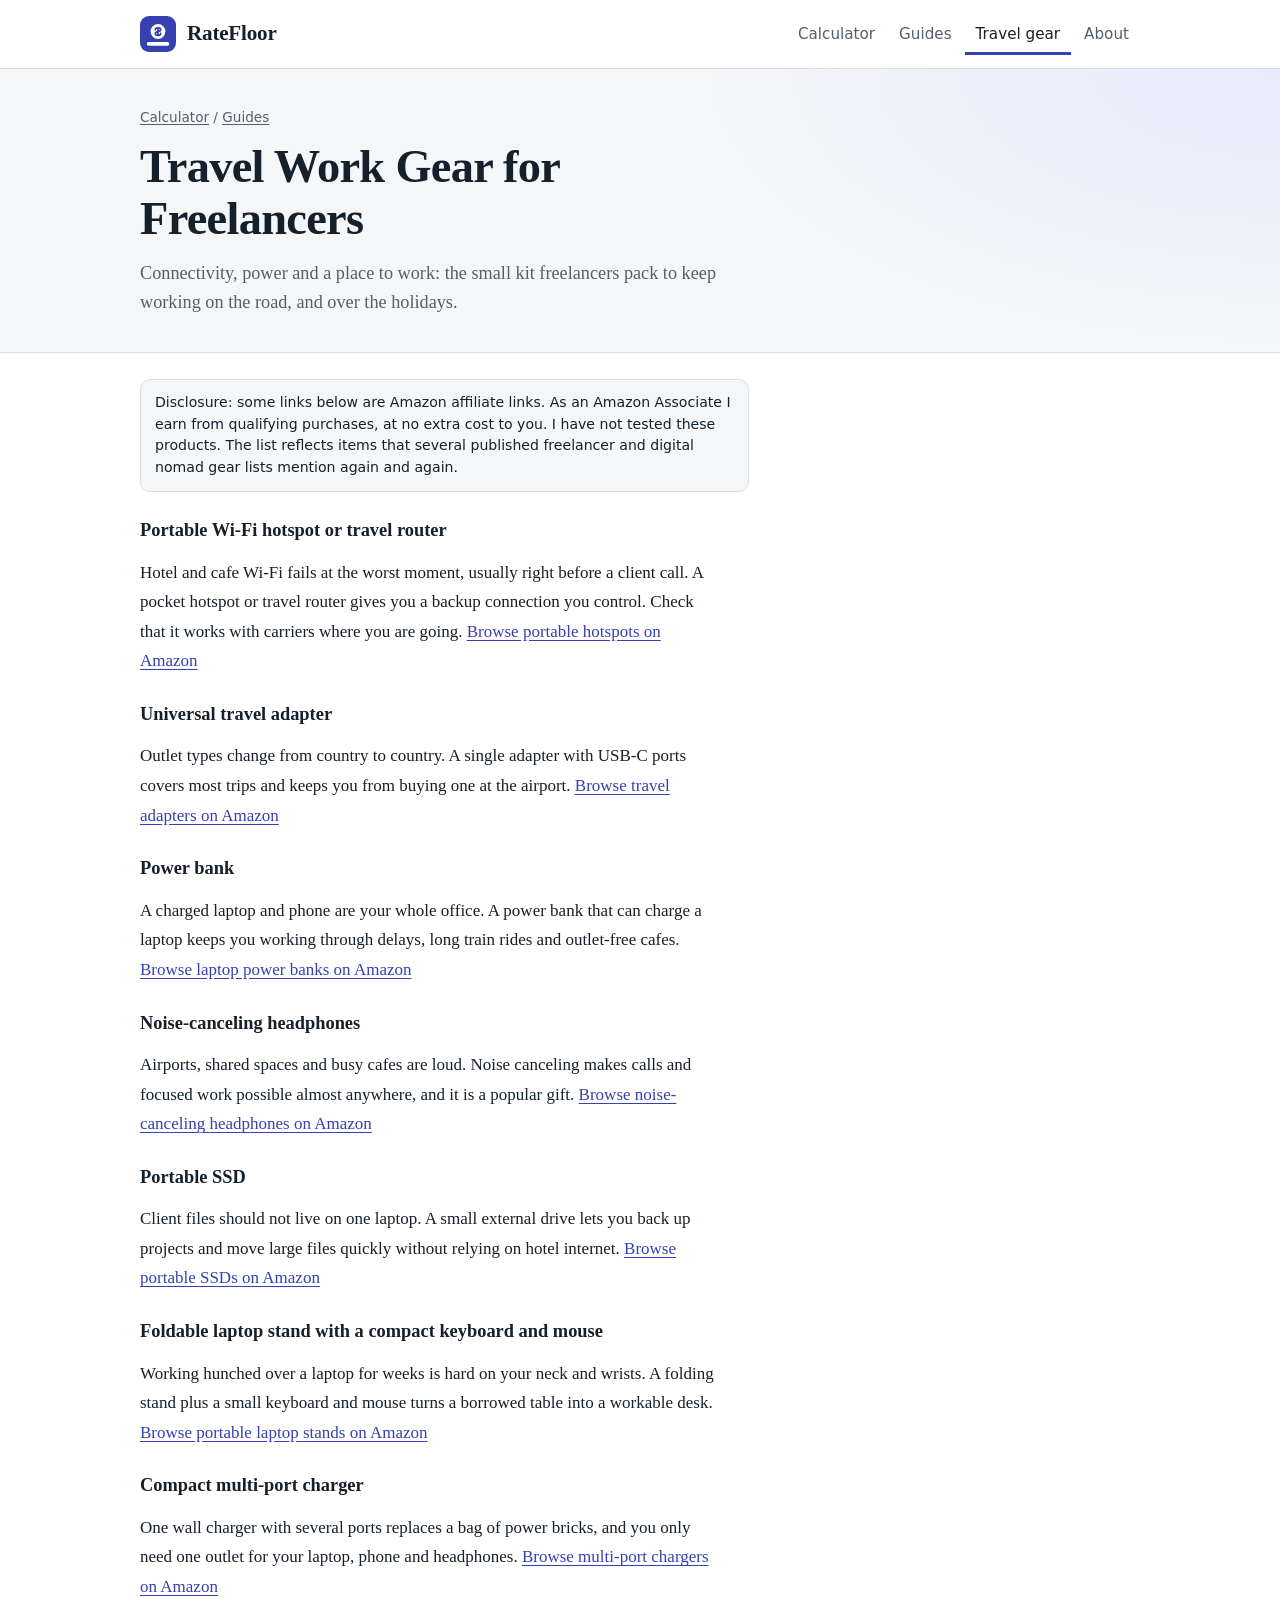
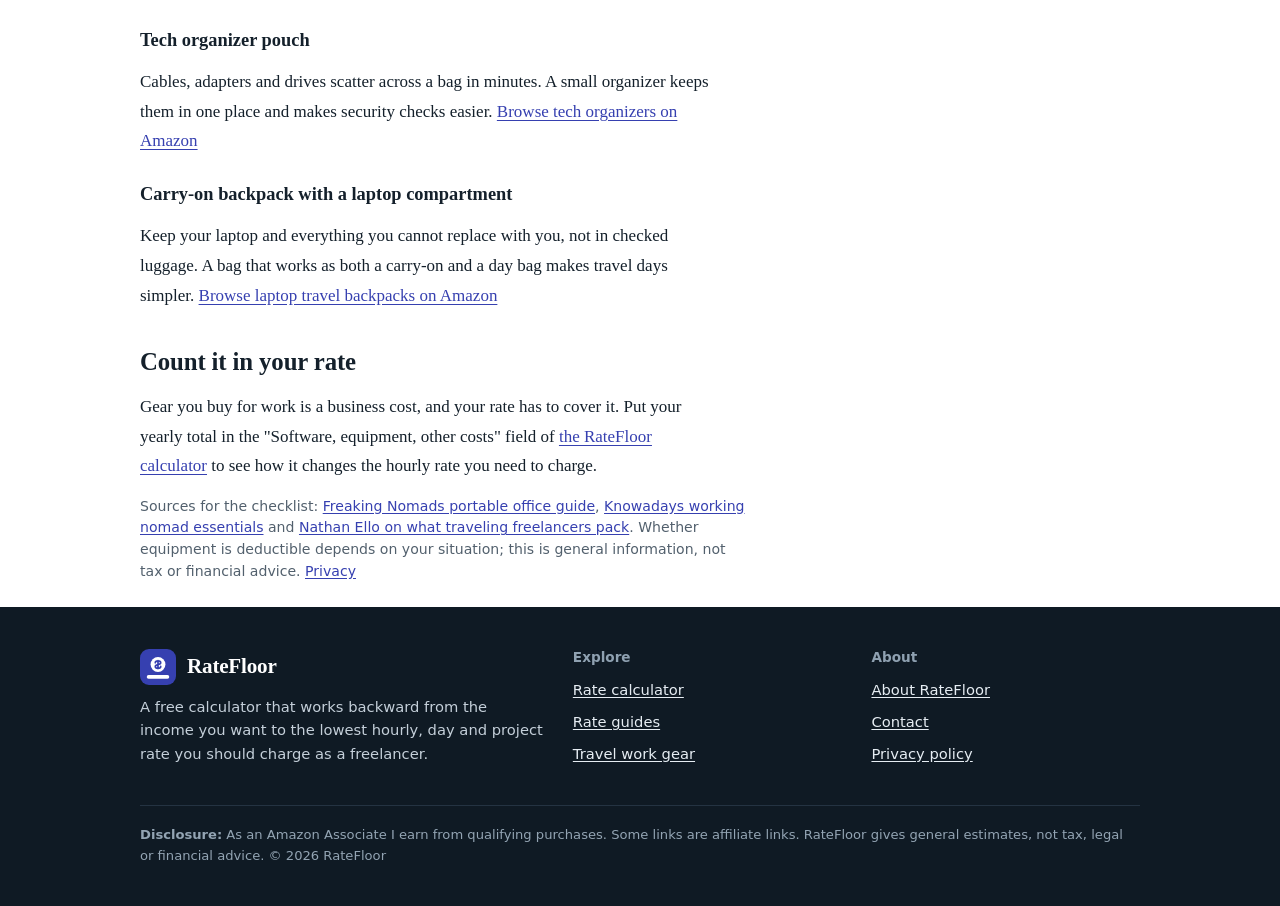
<file: guides/travel-work-gear/index.html>
<!doctype html>
<html lang="en"><head><meta charset="utf-8"><meta name="viewport" content="width=device-width,initial-scale=1">
<title>Travel Work Gear for Freelancers: A Practical Checklist | RateFloor</title><meta name="description" content="A short checklist of gear freelancers use to work from the road, from hotspots and adapters to power banks and headphones, plus how to count it in your rate.">
<link rel="canonical" href="https://ratefloor-calculator.netlify.app/guides/travel-work-gear/">
<link rel="icon" type="image/svg+xml" href="/favicon.svg"><link rel="apple-touch-icon" href="/apple-touch-icon.png"><meta name="theme-color" content="#3640b0">
<meta property="og:type" content="website"><meta property="og:site_name" content="RateFloor">
<meta property="og:title" content="Travel Work Gear for Freelancers: A Practical Checklist | RateFloor"><meta property="og:description" content="A short checklist of gear freelancers use to work from the road, from hotspots and adapters to power banks and headphones, plus how to count it in your rate.">
<meta property="og:url" content="https://ratefloor-calculator.netlify.app/guides/travel-work-gear/"><meta property="og:image" content="https://ratefloor-calculator.netlify.app/og-image.png">
<meta name="twitter:card" content="summary_large_image">
<link rel="stylesheet" href="/style.css">
<script async src="https://www.googletagmanager.com/gtag/js?id=G-VD6P0Z7NSE"></script>
<script>window.dataLayer=window.dataLayer||[];function gtag(){dataLayer.push(arguments)}gtag("js",new Date());gtag("config","G-VD6P0Z7NSE",{page_location:location.origin+location.pathname+location.search});</script>
<meta name="google-adsense-account" content="ca-pub-1399340452541176">
<script async src="https://pagead2.googlesyndication.com/pagead/js/adsbygoogle.js?client=ca-pub-1399340452541176" crossorigin="anonymous"></script>

</head><body>
<a class="skip" href="#main">Skip to content</a>
<header class="top"><div class="w"><a class="brand" href="/"><svg aria-hidden="true" xmlns="http://www.w3.org/2000/svg" viewBox="0 0 32 32"><rect width="32" height="32" rx="8" fill="#3640b0"/><circle cx="16" cy="13.800" r="6.600" fill="#fff"/><path d="M16 10.200v7.200M13.600 12.200c0-1 .9-1.700 2.400-1.700s2.400.7 2.400 1.700c0 2.200-4.800 1.100-4.800 3.300 0 1 .9 1.700 2.400 1.700s2.400-.7 2.400-1.700" fill="none" stroke="#3640b0" stroke-width="1.500" stroke-linecap="round"/><rect x="6" y="23.200" width="20" height="3.200" rx="1.600" fill="#fff"/></svg>RateFloor</a><nav class="main" aria-label="Main"><a href="/">Calculator</a><a href="/guides/">Guides</a><a href="/guides/travel-work-gear/" aria-current="page">Travel gear</a><a href="/about/">About</a></nav></div></header>
<div class="band"><div class="w"><p class="crumbs"><a href="/">Calculator</a> / <a href="/guides/">Guides</a></p><h1>Travel Work Gear for Freelancers</h1><p class="lead">Connectivity, power and a place to work: the small kit freelancers pack to keep working on the road, and over the holidays.</p></div></div>
<main id="main" class="w">
<p class="d">Disclosure: some links below are Amazon affiliate links. As an Amazon Associate I earn from qualifying purchases, at no extra cost to you. I have not tested these products. The list reflects items that several published freelancer and digital nomad gear lists mention again and again.</p>
<h3>Portable Wi-Fi hotspot or travel router</h3>
<p>Hotel and cafe Wi-Fi fails at the worst moment, usually right before a client call. A pocket hotspot or travel router gives you a backup connection you control. Check that it works with carriers where you are going. <a href="https://www.amazon.com/s?k=portable+wifi+hotspot&amp;tag=earthazoid-20" rel="sponsored nofollow noopener" target="_blank">Browse portable hotspots on Amazon</a></p>
<h3>Universal travel adapter</h3>
<p>Outlet types change from country to country. A single adapter with USB-C ports covers most trips and keeps you from buying one at the airport. <a href="https://www.amazon.com/s?k=universal+travel+adapter+usb-c&amp;tag=earthazoid-20" rel="sponsored nofollow noopener" target="_blank">Browse travel adapters on Amazon</a></p>
<h3>Power bank</h3>
<p>A charged laptop and phone are your whole office. A power bank that can charge a laptop keeps you working through delays, long train rides and outlet-free cafes. <a href="https://www.amazon.com/s?k=power+bank+for+laptop+usb-c&amp;tag=earthazoid-20" rel="sponsored nofollow noopener" target="_blank">Browse laptop power banks on Amazon</a></p>
<h3>Noise-canceling headphones</h3>
<p>Airports, shared spaces and busy cafes are loud. Noise canceling makes calls and focused work possible almost anywhere, and it is a popular gift. <a href="https://www.amazon.com/s?k=noise+cancelling+headphones&amp;tag=earthazoid-20" rel="sponsored nofollow noopener" target="_blank">Browse noise-canceling headphones on Amazon</a></p>
<h3>Portable SSD</h3>
<p>Client files should not live on one laptop. A small external drive lets you back up projects and move large files quickly without relying on hotel internet. <a href="https://www.amazon.com/s?k=portable+ssd+external+drive&amp;tag=earthazoid-20" rel="sponsored nofollow noopener" target="_blank">Browse portable SSDs on Amazon</a></p>
<h3>Foldable laptop stand with a compact keyboard and mouse</h3>
<p>Working hunched over a laptop for weeks is hard on your neck and wrists. A folding stand plus a small keyboard and mouse turns a borrowed table into a workable desk. <a href="https://www.amazon.com/s?k=portable+laptop+stand+foldable&amp;tag=earthazoid-20" rel="sponsored nofollow noopener" target="_blank">Browse portable laptop stands on Amazon</a></p>
<h3>Compact multi-port charger</h3>
<p>One wall charger with several ports replaces a bag of power bricks, and you only need one outlet for your laptop, phone and headphones. <a href="https://www.amazon.com/s?k=gan+multi+port+charger+usb-c&amp;tag=earthazoid-20" rel="sponsored nofollow noopener" target="_blank">Browse multi-port chargers on Amazon</a></p>
<h3>Tech organizer pouch</h3>
<p>Cables, adapters and drives scatter across a bag in minutes. A small organizer keeps them in one place and makes security checks easier. <a href="https://www.amazon.com/s?k=tech+organizer+pouch+cable&amp;tag=earthazoid-20" rel="sponsored nofollow noopener" target="_blank">Browse tech organizers on Amazon</a></p>
<h3>Carry-on backpack with a laptop compartment</h3>
<p>Keep your laptop and everything you cannot replace with you, not in checked luggage. A bag that works as both a carry-on and a day bag makes travel days simpler. <a href="https://www.amazon.com/s?k=carry+on+laptop+backpack+travel&amp;tag=earthazoid-20" rel="sponsored nofollow noopener" target="_blank">Browse laptop travel backpacks on Amazon</a></p>
<h2>Count it in your rate</h2>
<p>Gear you buy for work is a business cost, and your rate has to cover it. Put your yearly total in the "Software, equipment, other costs" field of <a href="/">the RateFloor calculator</a> to see how it changes the hourly rate you need to charge.</p>
<p class="note">Sources for the checklist: <a href="https://freakingnomads.com/it/digital-nomad-office-setup">Freaking Nomads portable office guide</a>, <a href="https://knowadays.com/blog/10-gear-essentials-for-working-nomads">Knowadays working nomad essentials</a> and <a href="https://nathanello.com/travel/essential-gear-traveling-freelancer">Nathan Ello on what traveling freelancers pack</a>. Whether equipment is deductible depends on your situation; this is general information, not tax or financial advice. <a href="/privacy.html">Privacy</a></p>
</main>
<footer class="foot"><div class="w">
<div class="cols">
<div><a class="brand" href="/"><svg aria-hidden="true" xmlns="http://www.w3.org/2000/svg" viewBox="0 0 32 32"><rect width="32" height="32" rx="8" fill="#3640b0"/><circle cx="16" cy="13.800" r="6.600" fill="#fff"/><path d="M16 10.200v7.200M13.600 12.200c0-1 .9-1.700 2.400-1.700s2.400.7 2.400 1.700c0 2.200-4.800 1.100-4.800 3.300 0 1 .9 1.700 2.400 1.700s2.400-.7 2.400-1.700" fill="none" stroke="#3640b0" stroke-width="1.500" stroke-linecap="round"/><rect x="6" y="23.200" width="20" height="3.200" rx="1.600" fill="#fff"/></svg>RateFloor</a><p>A free calculator that works backward from the income you want to the lowest hourly, day and project rate you should charge as a freelancer.</p></div>
<div><h3>Explore</h3><ul><li><a href="/">Rate calculator</a></li><li><a href="/guides/">Rate guides</a></li><li><a href="/guides/travel-work-gear/">Travel work gear</a></li></ul></div>
<div><h3>About</h3><ul><li><a href="/about/">About RateFloor</a></li><li><a href="/contact/">Contact</a></li><li><a href="/privacy.html">Privacy policy</a></li></ul></div>
</div>
<p class="fine"><b>Disclosure:</b> As an Amazon Associate I earn from qualifying purchases. Some links are affiliate links. RateFloor gives general estimates, not tax, legal or financial advice. &copy; 2026 RateFloor</p>
</div></footer></body></html>
</file>
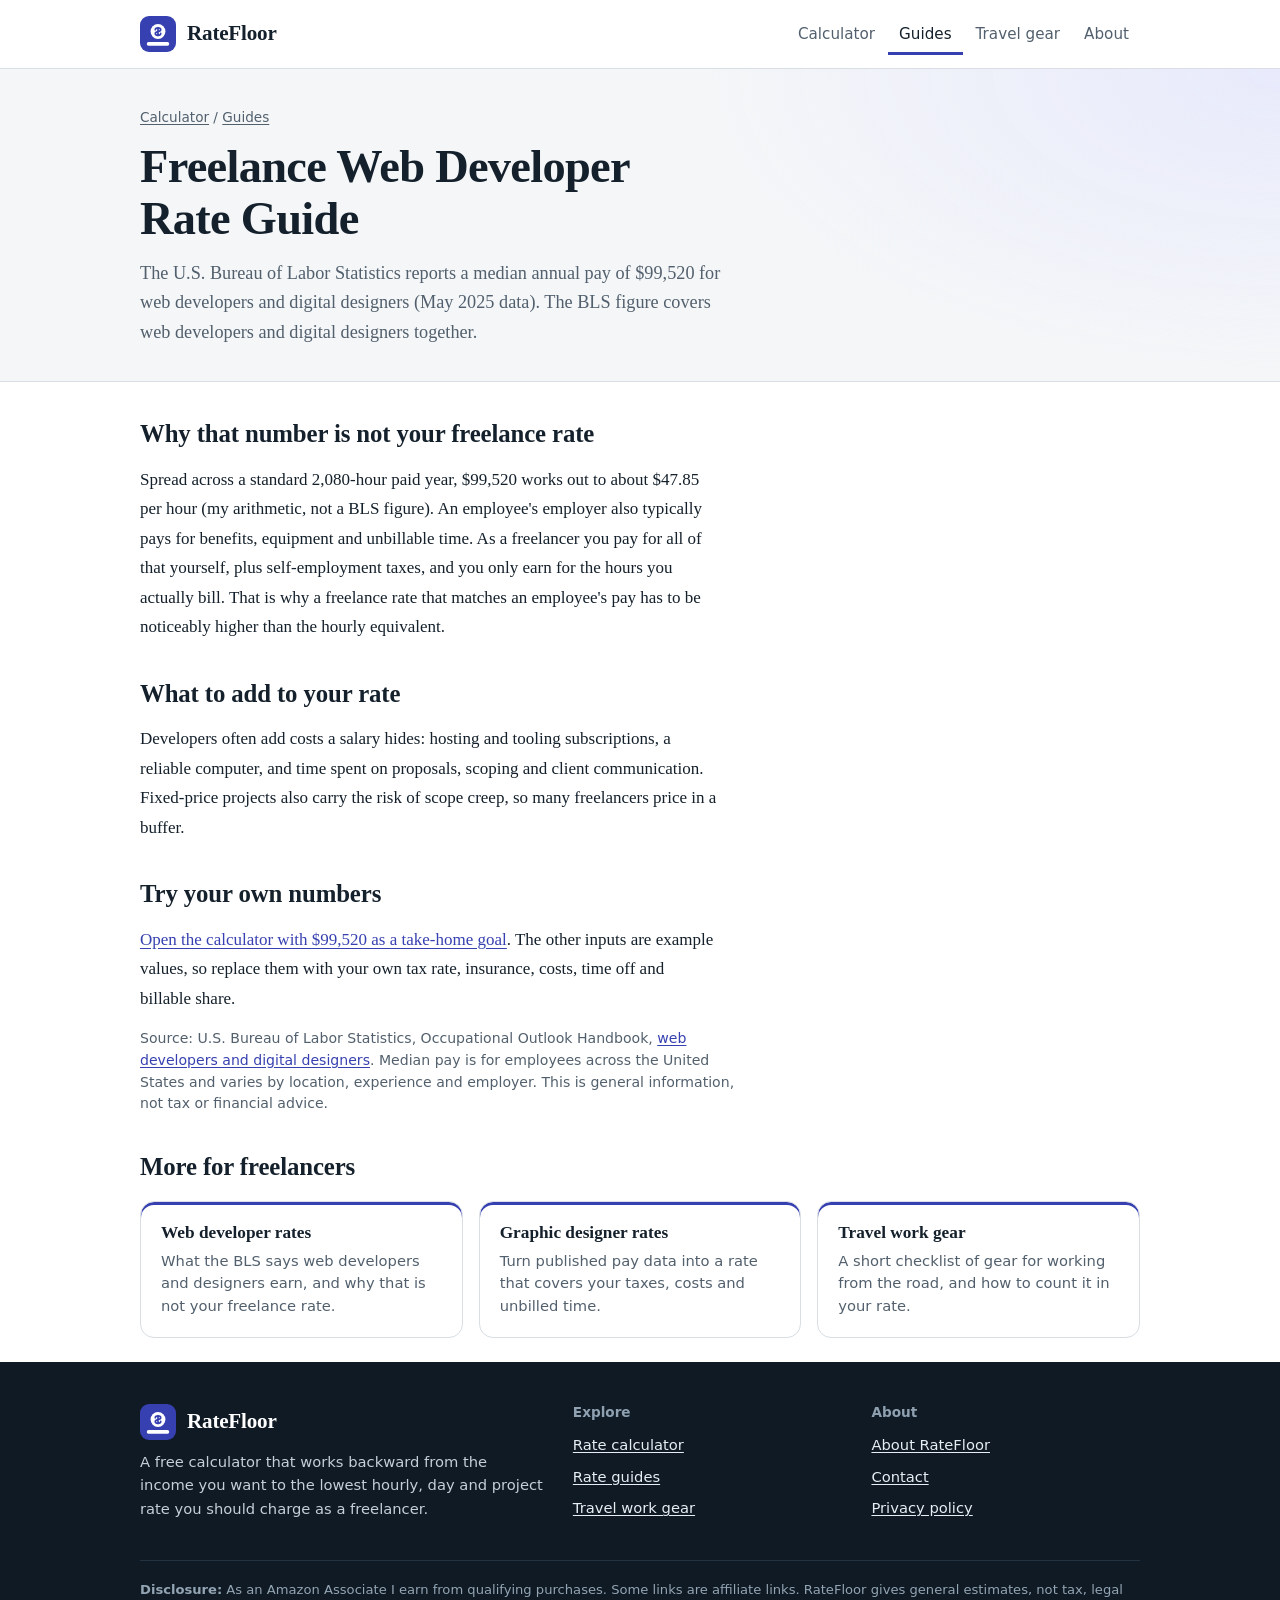
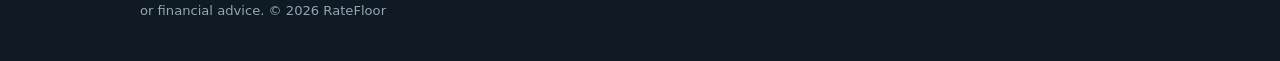
<file: guides/web-developer-freelance-rate/index.html>
<!doctype html>
<html lang="en"><head><meta charset="utf-8"><meta name="viewport" content="width=device-width,initial-scale=1">
<title>Freelance Web Developer Rate Guide | RateFloor</title><meta name="description" content="How to set a freelance rate as web developers and digital designers, using U.S. Bureau of Labor Statistics median pay as context and a calculator for your own numbers.">
<link rel="canonical" href="https://ratefloor-calculator.netlify.app/guides/web-developer-freelance-rate/">
<link rel="icon" type="image/svg+xml" href="/favicon.svg"><link rel="apple-touch-icon" href="/apple-touch-icon.png"><meta name="theme-color" content="#3640b0">
<meta property="og:type" content="website"><meta property="og:site_name" content="RateFloor">
<meta property="og:title" content="Freelance Web Developer Rate Guide | RateFloor"><meta property="og:description" content="How to set a freelance rate as web developers and digital designers, using U.S. Bureau of Labor Statistics median pay as context and a calculator for your own numbers.">
<meta property="og:url" content="https://ratefloor-calculator.netlify.app/guides/web-developer-freelance-rate/"><meta property="og:image" content="https://ratefloor-calculator.netlify.app/og-image.png">
<meta name="twitter:card" content="summary_large_image">
<link rel="stylesheet" href="/style.css">
<script async src="https://www.googletagmanager.com/gtag/js?id=G-VD6P0Z7NSE"></script>
<script>window.dataLayer=window.dataLayer||[];function gtag(){dataLayer.push(arguments)}gtag("js",new Date());gtag("config","G-VD6P0Z7NSE",{page_location:location.origin+location.pathname+location.search});</script>
<meta name="google-adsense-account" content="ca-pub-1399340452541176">
<script async src="https://pagead2.googlesyndication.com/pagead/js/adsbygoogle.js?client=ca-pub-1399340452541176" crossorigin="anonymous"></script>

</head><body>
<a class="skip" href="#main">Skip to content</a>
<header class="top"><div class="w"><a class="brand" href="/"><svg aria-hidden="true" xmlns="http://www.w3.org/2000/svg" viewBox="0 0 32 32"><rect width="32" height="32" rx="8" fill="#3640b0"/><circle cx="16" cy="13.800" r="6.600" fill="#fff"/><path d="M16 10.200v7.200M13.600 12.200c0-1 .9-1.700 2.400-1.700s2.400.7 2.400 1.700c0 2.200-4.800 1.100-4.800 3.300 0 1 .9 1.700 2.400 1.700s2.400-.7 2.400-1.700" fill="none" stroke="#3640b0" stroke-width="1.500" stroke-linecap="round"/><rect x="6" y="23.200" width="20" height="3.200" rx="1.600" fill="#fff"/></svg>RateFloor</a><nav class="main" aria-label="Main"><a href="/">Calculator</a><a href="/guides/" aria-current="page">Guides</a><a href="/guides/travel-work-gear/">Travel gear</a><a href="/about/">About</a></nav></div></header>
<div class="band"><div class="w"><p class="crumbs"><a href="/">Calculator</a> / <a href="/guides/">Guides</a></p><h1>Freelance Web Developer Rate Guide</h1><p class="lead">The U.S. Bureau of Labor Statistics reports a median annual pay of $99,520 for web developers and digital designers (May 2025 data). The BLS figure covers web developers and digital designers together.</p></div></div>
<main id="main" class="w">
<h2>Why that number is not your freelance rate</h2>
<p>Spread across a standard 2,080-hour paid year, $99,520 works out to about $47.85 per hour (my arithmetic, not a BLS figure). An employee's employer also typically pays for benefits, equipment and unbillable time. As a freelancer you pay for all of that yourself, plus self-employment taxes, and you only earn for the hours you actually bill. That is why a freelance rate that matches an employee's pay has to be noticeably higher than the hourly equivalent.</p>
<h2>What to add to your rate</h2>
<p>Developers often add costs a salary hides: hosting and tooling subscriptions, a reliable computer, and time spent on proposals, scoping and client communication. Fixed-price projects also carry the risk of scope creep, so many freelancers price in a buffer.</p>
<h2>Try your own numbers</h2>
<p><a href="/#99520,28,6000,3000,5000,6,40,60,10">Open the calculator with $99,520 as a take-home goal</a>. The other inputs are example values, so replace them with your own tax rate, insurance, costs, time off and billable share.</p>
<p class="note">Source: U.S. Bureau of Labor Statistics, Occupational Outlook Handbook, <a href="https://www.bls.gov/ooh/computer-and-information-technology/web-developers.htm">web developers and digital designers</a>. Median pay is for employees across the United States and varies by location, experience and employer. This is general information, not tax or financial advice.</p>
<h2>More for freelancers</h2><ul class="cards"><li><a href="/guides/web-developer-freelance-rate/"><strong>Web developer rates</strong><span>What the BLS says web developers and designers earn, and why that is not your freelance rate.</span></a></li><li><a href="/guides/graphic-designer-freelance-rate/"><strong>Graphic designer rates</strong><span>Turn published pay data into a rate that covers your taxes, costs and unbilled time.</span></a></li><li><a href="/guides/travel-work-gear/"><strong>Travel work gear</strong><span>A short checklist of gear for working from the road, and how to count it in your rate.</span></a></li></ul>
</main>
<footer class="foot"><div class="w">
<div class="cols">
<div><a class="brand" href="/"><svg aria-hidden="true" xmlns="http://www.w3.org/2000/svg" viewBox="0 0 32 32"><rect width="32" height="32" rx="8" fill="#3640b0"/><circle cx="16" cy="13.800" r="6.600" fill="#fff"/><path d="M16 10.200v7.200M13.600 12.200c0-1 .9-1.700 2.400-1.700s2.400.7 2.400 1.700c0 2.200-4.800 1.100-4.800 3.300 0 1 .9 1.700 2.400 1.700s2.400-.7 2.400-1.700" fill="none" stroke="#3640b0" stroke-width="1.500" stroke-linecap="round"/><rect x="6" y="23.200" width="20" height="3.200" rx="1.600" fill="#fff"/></svg>RateFloor</a><p>A free calculator that works backward from the income you want to the lowest hourly, day and project rate you should charge as a freelancer.</p></div>
<div><h3>Explore</h3><ul><li><a href="/">Rate calculator</a></li><li><a href="/guides/">Rate guides</a></li><li><a href="/guides/travel-work-gear/">Travel work gear</a></li></ul></div>
<div><h3>About</h3><ul><li><a href="/about/">About RateFloor</a></li><li><a href="/contact/">Contact</a></li><li><a href="/privacy.html">Privacy policy</a></li></ul></div>
</div>
<p class="fine"><b>Disclosure:</b> As an Amazon Associate I earn from qualifying purchases. Some links are affiliate links. RateFloor gives general estimates, not tax, legal or financial advice. &copy; 2026 RateFloor</p>
</div></footer></body></html>
</file>
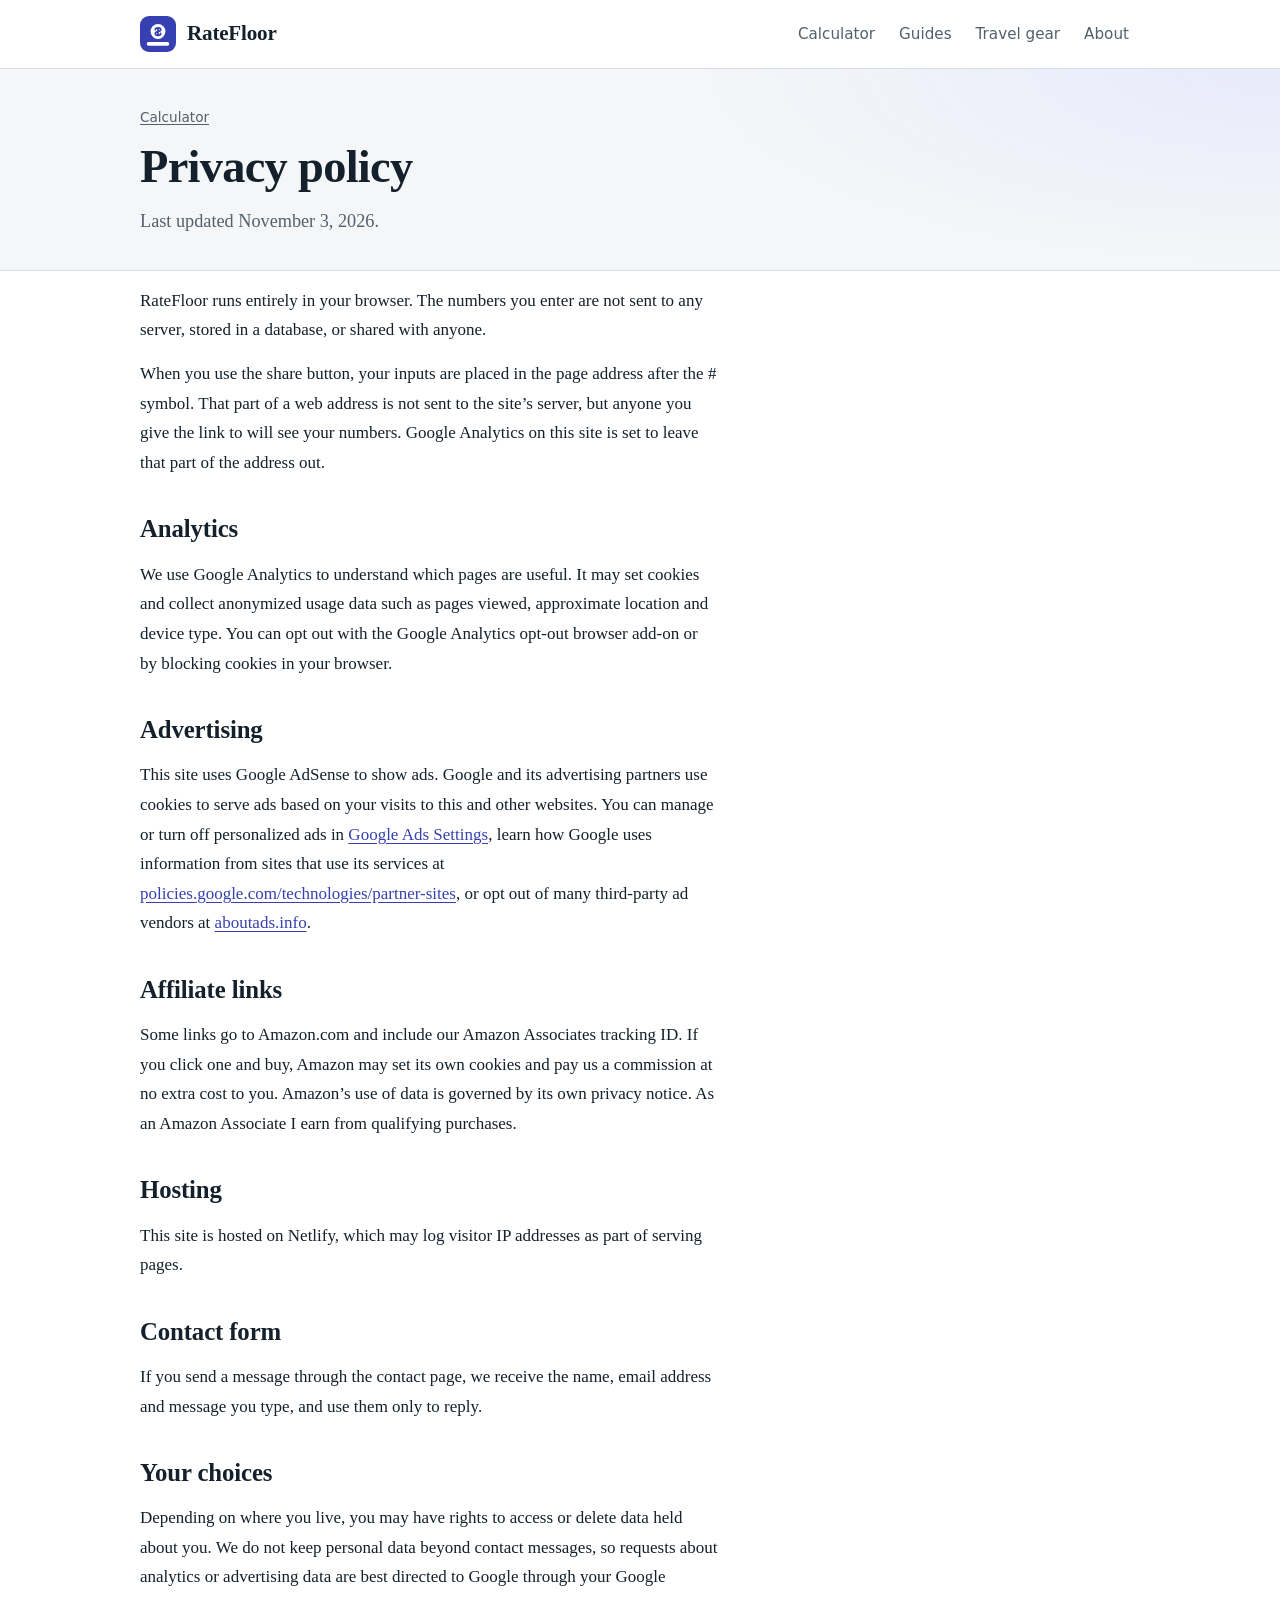
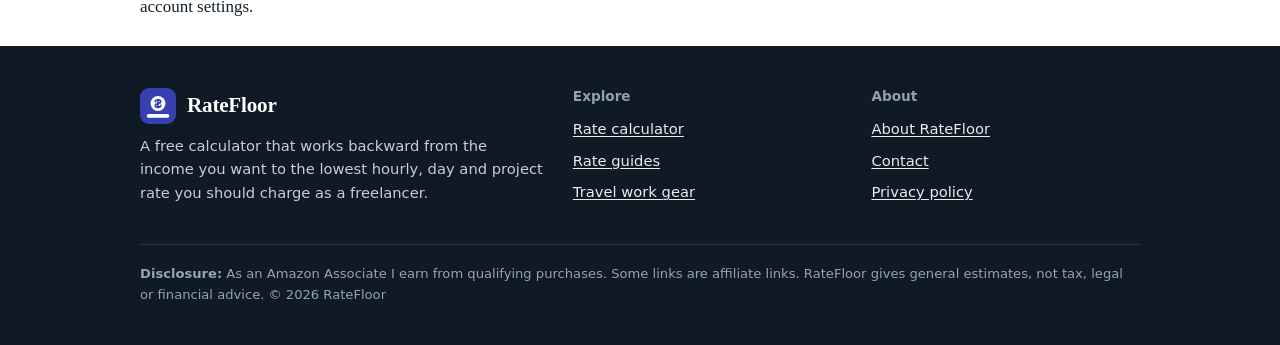
<file: privacy.html>
<!doctype html>
<html lang="en"><head><meta charset="utf-8"><meta name="viewport" content="width=device-width,initial-scale=1">
<title>RateFloor Privacy Policy</title><meta name="description" content="How RateFloor handles your inputs, cookies, advertising, analytics and affiliate links.">
<link rel="canonical" href="https://ratefloor-calculator.netlify.app/privacy.html">
<link rel="icon" type="image/svg+xml" href="/favicon.svg"><link rel="apple-touch-icon" href="/apple-touch-icon.png"><meta name="theme-color" content="#3640b0">
<meta property="og:type" content="website"><meta property="og:site_name" content="RateFloor">
<meta property="og:title" content="RateFloor Privacy Policy"><meta property="og:description" content="How RateFloor handles your inputs, cookies, advertising, analytics and affiliate links.">
<meta property="og:url" content="https://ratefloor-calculator.netlify.app/privacy.html"><meta property="og:image" content="https://ratefloor-calculator.netlify.app/og-image.png">
<meta name="twitter:card" content="summary_large_image">
<link rel="stylesheet" href="/style.css">
<script async src="https://www.googletagmanager.com/gtag/js?id=G-VD6P0Z7NSE"></script>
<script>window.dataLayer=window.dataLayer||[];function gtag(){dataLayer.push(arguments)}gtag("js",new Date());gtag("config","G-VD6P0Z7NSE",{page_location:location.origin+location.pathname+location.search});</script>
<meta name="google-adsense-account" content="ca-pub-1399340452541176">
<script async src="https://pagead2.googlesyndication.com/pagead/js/adsbygoogle.js?client=ca-pub-1399340452541176" crossorigin="anonymous"></script>

</head><body>
<a class="skip" href="#main">Skip to content</a>
<header class="top"><div class="w"><a class="brand" href="/"><svg aria-hidden="true" xmlns="http://www.w3.org/2000/svg" viewBox="0 0 32 32"><rect width="32" height="32" rx="8" fill="#3640b0"/><circle cx="16" cy="13.800" r="6.600" fill="#fff"/><path d="M16 10.200v7.200M13.600 12.200c0-1 .9-1.700 2.400-1.700s2.400.7 2.400 1.700c0 2.200-4.800 1.100-4.800 3.300 0 1 .9 1.700 2.400 1.700s2.400-.7 2.400-1.700" fill="none" stroke="#3640b0" stroke-width="1.500" stroke-linecap="round"/><rect x="6" y="23.200" width="20" height="3.200" rx="1.600" fill="#fff"/></svg>RateFloor</a><nav class="main" aria-label="Main"><a href="/">Calculator</a><a href="/guides/">Guides</a><a href="/guides/travel-work-gear/">Travel gear</a><a href="/about/">About</a></nav></div></header>
<div class="band"><div class="w"><p class="crumbs"><a href="/">Calculator</a></p><h1>Privacy policy</h1><p class="lead">Last updated November 3, 2026.</p></div></div>
<main id="main" class="w">
<p>RateFloor runs entirely in your browser. The numbers you enter are not sent to any server, stored in a database, or shared with anyone.</p>
<p>When you use the share button, your inputs are placed in the page address after the # symbol. That part of a web address is not sent to the site&rsquo;s server, but anyone you give the link to will see your numbers. Google Analytics on this site is set to leave that part of the address out.</p>
<h2>Analytics</h2>
<p>We use Google Analytics to understand which pages are useful. It may set cookies and collect anonymized usage data such as pages viewed, approximate location and device type. You can opt out with the Google Analytics opt-out browser add-on or by blocking cookies in your browser.</p>
<h2>Advertising</h2>
<p>This site uses Google AdSense to show ads. Google and its advertising partners use cookies to serve ads based on your visits to this and other websites. You can manage or turn off personalized ads in <a href="https://adssettings.google.com">Google Ads Settings</a>, learn how Google uses information from sites that use its services at <a href="https://policies.google.com/technologies/partner-sites">policies.google.com/technologies/partner-sites</a>, or opt out of many third-party ad vendors at <a href="https://www.aboutads.info">aboutads.info</a>.</p>
<h2>Affiliate links</h2>
<p>Some links go to Amazon.com and include our Amazon Associates tracking ID. If you click one and buy, Amazon may set its own cookies and pay us a commission at no extra cost to you. Amazon&rsquo;s use of data is governed by its own privacy notice. As an Amazon Associate I earn from qualifying purchases.</p>
<h2>Hosting</h2>
<p>This site is hosted on Netlify, which may log visitor IP addresses as part of serving pages.</p>
<h2>Contact form</h2>
<p>If you send a message through the contact page, we receive the name, email address and message you type, and use them only to reply.</p>
<h2>Your choices</h2>
<p>Depending on where you live, you may have rights to access or delete data held about you. We do not keep personal data beyond contact messages, so requests about analytics or advertising data are best directed to Google through your Google account settings.</p>
</main>
<footer class="foot"><div class="w">
<div class="cols">
<div><a class="brand" href="/"><svg aria-hidden="true" xmlns="http://www.w3.org/2000/svg" viewBox="0 0 32 32"><rect width="32" height="32" rx="8" fill="#3640b0"/><circle cx="16" cy="13.800" r="6.600" fill="#fff"/><path d="M16 10.200v7.200M13.600 12.200c0-1 .9-1.700 2.400-1.700s2.400.7 2.400 1.700c0 2.200-4.800 1.100-4.800 3.300 0 1 .9 1.700 2.400 1.700s2.400-.7 2.400-1.700" fill="none" stroke="#3640b0" stroke-width="1.500" stroke-linecap="round"/><rect x="6" y="23.200" width="20" height="3.200" rx="1.600" fill="#fff"/></svg>RateFloor</a><p>A free calculator that works backward from the income you want to the lowest hourly, day and project rate you should charge as a freelancer.</p></div>
<div><h3>Explore</h3><ul><li><a href="/">Rate calculator</a></li><li><a href="/guides/">Rate guides</a></li><li><a href="/guides/travel-work-gear/">Travel work gear</a></li></ul></div>
<div><h3>About</h3><ul><li><a href="/about/">About RateFloor</a></li><li><a href="/contact/">Contact</a></li><li><a href="/privacy.html">Privacy policy</a></li></ul></div>
</div>
<p class="fine"><b>Disclosure:</b> As an Amazon Associate I earn from qualifying purchases. Some links are affiliate links. RateFloor gives general estimates, not tax, legal or financial advice. &copy; 2026 RateFloor</p>
</div></footer></body></html>
</file>
<file: style.css>
:root{--brand:#3640b0;--on-brand:#fff;--link:#3640b0;--soft:#e8eafb}
@media(prefers-color-scheme:dark){:root{--brand:#8b95ff;--on-brand:#0b0e33;--link:#a3abff;--soft:#1d2147}}
:root{--serif:Charter,"Bitstream Charter","Sitka Text",Cambria,Georgia,serif;--sans:system-ui,-apple-system,"Segoe UI",Roboto,"Helvetica Neue",Arial,sans-serif;--paper:#fff;--wash:#f4f6f8;--ink:#14202b;--mut:#52606d;--rule:#d8dee4;--card:#fff}
@media(prefers-color-scheme:dark){:root{--paper:#0f151b;--wash:#151d25;--ink:#e9eef2;--mut:#9aa8b5;--rule:#27333e;--card:#18212a}}
*{box-sizing:border-box}html{-webkit-text-size-adjust:100%}
body{margin:0;background:var(--paper);color:var(--ink);font:16px/1.6 var(--sans)}
.w{max-width:1040px;margin:0 auto;padding:0 20px}
a{color:var(--link);text-underline-offset:.16em}
:focus-visible{outline:3px solid var(--brand);outline-offset:2px;border-radius:4px}
.skip{position:absolute;left:-9999px;top:8px}.skip:focus{left:12px;background:var(--ink);color:var(--paper);padding:8px 12px;z-index:9;border-radius:8px}
header.top{background:var(--paper);border-bottom:1px solid var(--rule)}
header.top .w{display:flex;align-items:center;justify-content:space-between;gap:6px 20px;flex-wrap:wrap;min-height:68px}
.brand{display:flex;align-items:center;gap:11px;color:var(--ink);text-decoration:none;font:700 1.32rem/1 var(--serif);letter-spacing:-.01em;padding:10px 0}
.brand svg{width:36px;height:36px;flex:none;display:block}
nav.main{display:flex;gap:2px;flex-wrap:wrap}
nav.main a{padding:9px 11px;border-radius:8px;color:var(--mut);text-decoration:none;font-weight:500;font-size:.95rem}
nav.main a:hover{background:var(--wash);color:var(--ink)}
nav.main a[aria-current=page]{color:var(--ink);box-shadow:inset 0 -3px 0 var(--brand);border-radius:0}
@media(max-width:640px){header.top .w{padding-bottom:6px}nav.main{width:100%;margin:0 -8px}nav.main a{padding:8px 9px;font-size:.92rem}}
.band{background:radial-gradient(70% 150% at 100% 0%,var(--soft),transparent 64%),var(--wash);border-bottom:1px solid var(--rule)}
.band .w{padding-top:38px;padding-bottom:34px}
.crumbs{font-size:.85rem;color:var(--mut);margin:0 0 12px}.crumbs a{color:var(--mut)}
.band h1{font:700 clamp(1.85rem,4.6vw,2.9rem)/1.12 var(--serif);letter-spacing:-.015em;margin:0 0 14px;max-width:24ch}
.band.wide h1{max-width:30ch}
.band .lead{font:400 1.14rem/1.62 var(--serif);color:var(--mut);margin:0;max-width:64ch}
.trust{display:flex;flex-wrap:wrap;gap:8px 22px;margin:20px 0 0;padding:0;list-style:none;font-size:.92rem;font-weight:500}
.trust li{display:flex;align-items:center;gap:8px}
.trust li::before{content:"";width:18px;height:18px;border-radius:50%;background:var(--brand) url("data:image/svg+xml,%3Csvg xmlns='http://www.w3.org/2000/svg' viewBox='0 0 18 18'%3E%3Cpath d='M5 9.3l2.6 2.6L13 6.4' fill='none' stroke='%23fff' stroke-width='2' stroke-linecap='round' stroke-linejoin='round'/%3E%3C/svg%3E") center/100% no-repeat;flex:none}
main{padding:12px 0 48px}
main h2{font:650 1.55rem/1.25 var(--serif);margin:2.3rem 0 .5rem;letter-spacing:-.005em}
main h3{font:650 1.15rem/1.3 var(--serif);margin:1.7rem 0 .2rem}
main p,main li{font:400 1.0625rem/1.74 var(--serif)}
main p{margin:.85em 0;max-width:68ch}
main ul,main ol{max-width:68ch;padding-left:1.3em}main li{margin:.3em 0}
.card,.aff,.panel{font-family:var(--sans)}
.card p,.card li,.aff p,.aff li,td,th,label,.mut,.note,.d{font-family:var(--sans)}
.mut{color:var(--mut);font-size:.9rem;line-height:1.55}
.card{background:var(--card);border:1px solid var(--rule);border-radius:16px;padding:24px;margin:26px 0;box-shadow:0 1px 2px rgba(20,32,43,.05),0 14px 32px -18px rgba(20,32,43,.22)}
label{display:block;font:500 .86rem/1.35 var(--sans);color:var(--mut);margin:0 0 6px}
input,select,textarea{width:100%;padding:10px 12px;border:1px solid var(--rule);border-radius:10px;background:var(--paper);color:var(--ink);font:inherit;font-size:1rem;min-height:44px}
textarea{min-height:150px;resize:vertical}
input:focus,select:focus,textarea:focus{border-color:var(--brand);outline:3px solid color-mix(in srgb,var(--brand) 30%,transparent);outline-offset:0}
.grid{display:grid;gap:18px 20px;grid-template-columns:repeat(auto-fit,minmax(210px,1fr))}
table{width:100%;border-collapse:collapse;margin:14px 0;font-size:.97rem}
th{font:600 .82rem/1.3 var(--sans);color:var(--mut);text-align:left;padding:10px;border-bottom:2px solid var(--rule)}
td{padding:12px 10px;border-bottom:1px solid var(--rule);vertical-align:middle}
tr:last-child td{border-bottom:0}
@media(max-width:640px){main table{display:block;overflow-x:auto;max-width:100%}}
.big{font:700 1.9rem/1.1 var(--serif);color:var(--link);font-variant-numeric:tabular-nums}
#out tr:first-child td{background:var(--soft);font-weight:600}
#out tr:first-child td:first-child{box-shadow:inset 4px 0 0 var(--brand)}
.btn{display:inline-flex;align-items:center;justify-content:center;background:var(--brand);color:var(--on-brand);padding:12px 22px;border-radius:10px;font:600 1rem var(--sans);text-decoration:none;border:0;cursor:pointer;min-height:46px}
.btn:hover{filter:brightness(1.08)}
.btn.ghost{background:transparent;color:var(--link);border:1.5px solid var(--brand)}
.aff{background:var(--wash);border:1px solid var(--rule);border-left:4px solid var(--brand);border-radius:12px;padding:18px 20px;margin:28px 0}
.aff b{font:700 1.08rem var(--serif)}
.aff ul{list-style:none;padding:0;margin:12px 0;display:flex;flex-wrap:wrap;gap:8px;max-width:none}
.aff li{margin:0}
.aff li a{display:inline-block;padding:8px 13px;border:1px solid var(--rule);border-radius:999px;background:var(--paper);color:var(--ink);text-decoration:none;font:500 .92rem var(--sans)}
.aff li a:hover{border-color:var(--brand)}
ul.links{columns:2;column-gap:32px;list-style:none;padding:0;max-width:none}ul.links li{break-inside:avoid;margin:.35em 0}
@media(max-width:560px){ul.links{columns:1}}
.cards{display:grid;gap:16px;grid-template-columns:repeat(auto-fill,minmax(270px,1fr));padding:0;list-style:none;max-width:none;margin:18px 0}
.cards li{margin:0;font-family:var(--sans)}
.cards a{display:block;height:100%;padding:20px;border:1px solid var(--rule);border-radius:14px;color:var(--ink);text-decoration:none;background:var(--card);box-shadow:inset 0 3px 0 var(--brand)}
.cards a:hover{border-color:var(--brand)}
.cards strong{display:block;font:650 1.08rem/1.3 var(--serif);margin-bottom:6px}
.cards span{display:block;color:var(--mut);font-size:.92rem;line-height:1.5}
.note,.d{font-size:.88rem;line-height:1.55;color:var(--mut)}
.d{margin:26px 0 8px;padding:12px 14px;border:1px solid var(--rule);border-radius:10px;background:var(--wash);color:var(--ink);max-width:68ch}
footer.foot{background:#0f1a24;color:#c4cfd9;margin-top:24px;padding:42px 0 30px;font-size:.92rem;line-height:1.6}
footer.foot a{color:#e6edf3}
footer.foot .cols{display:grid;gap:30px;grid-template-columns:1.5fr 1fr 1fr}
@media(max-width:720px){footer.foot .cols{grid-template-columns:1fr}}
footer.foot .brand{color:#fff;padding:0 0 10px}
footer.foot h3{font:600 .85rem/1.3 var(--sans);color:#8fa1b1;margin:0 0 12px}
footer.foot ul{list-style:none;padding:0;margin:0;display:grid;gap:8px}
footer.foot p{margin:0 0 10px;max-width:46ch}
footer.foot .fine{border-top:1px solid #243342;margin-top:30px;padding-top:18px;font-size:.82rem;color:#93a4b3;max-width:none}
@media(prefers-reduced-motion:reduce){*{transition:none!important;animation:none!important}}
@media print{header.top nav,footer.foot,.aff{display:none}.band{background:none}}

label input{margin-top:6px}
.calc{display:grid;grid-template-columns:1.15fr .85fr;gap:22px;align-items:start;margin:28px 0}
@media(max-width:820px){.calc{grid-template-columns:1fr}}
.calc .card{margin:0}
.calc h2{font:650 1.08rem/1.3 var(--serif);margin:26px 0 12px;letter-spacing:0}
.calc h2:first-child{margin-top:0}
.fields{display:grid;gap:16px}
.result{background:var(--soft)}
@media(min-width:821px){.result{position:sticky;top:20px}}
.rate{font:700 clamp(2.7rem,7vw,3.8rem)/1 var(--serif);color:var(--link);font-variant-numeric:tabular-nums;margin:4px 0 18px}
.row{display:flex;justify-content:space-between;gap:12px;padding:11px 0;border-bottom:1px solid var(--rule);font-size:.96rem}
.row:last-of-type{border-bottom:0}
.row b{font-variant-numeric:tabular-nums}
.result .btn{margin-top:14px}
</file>
